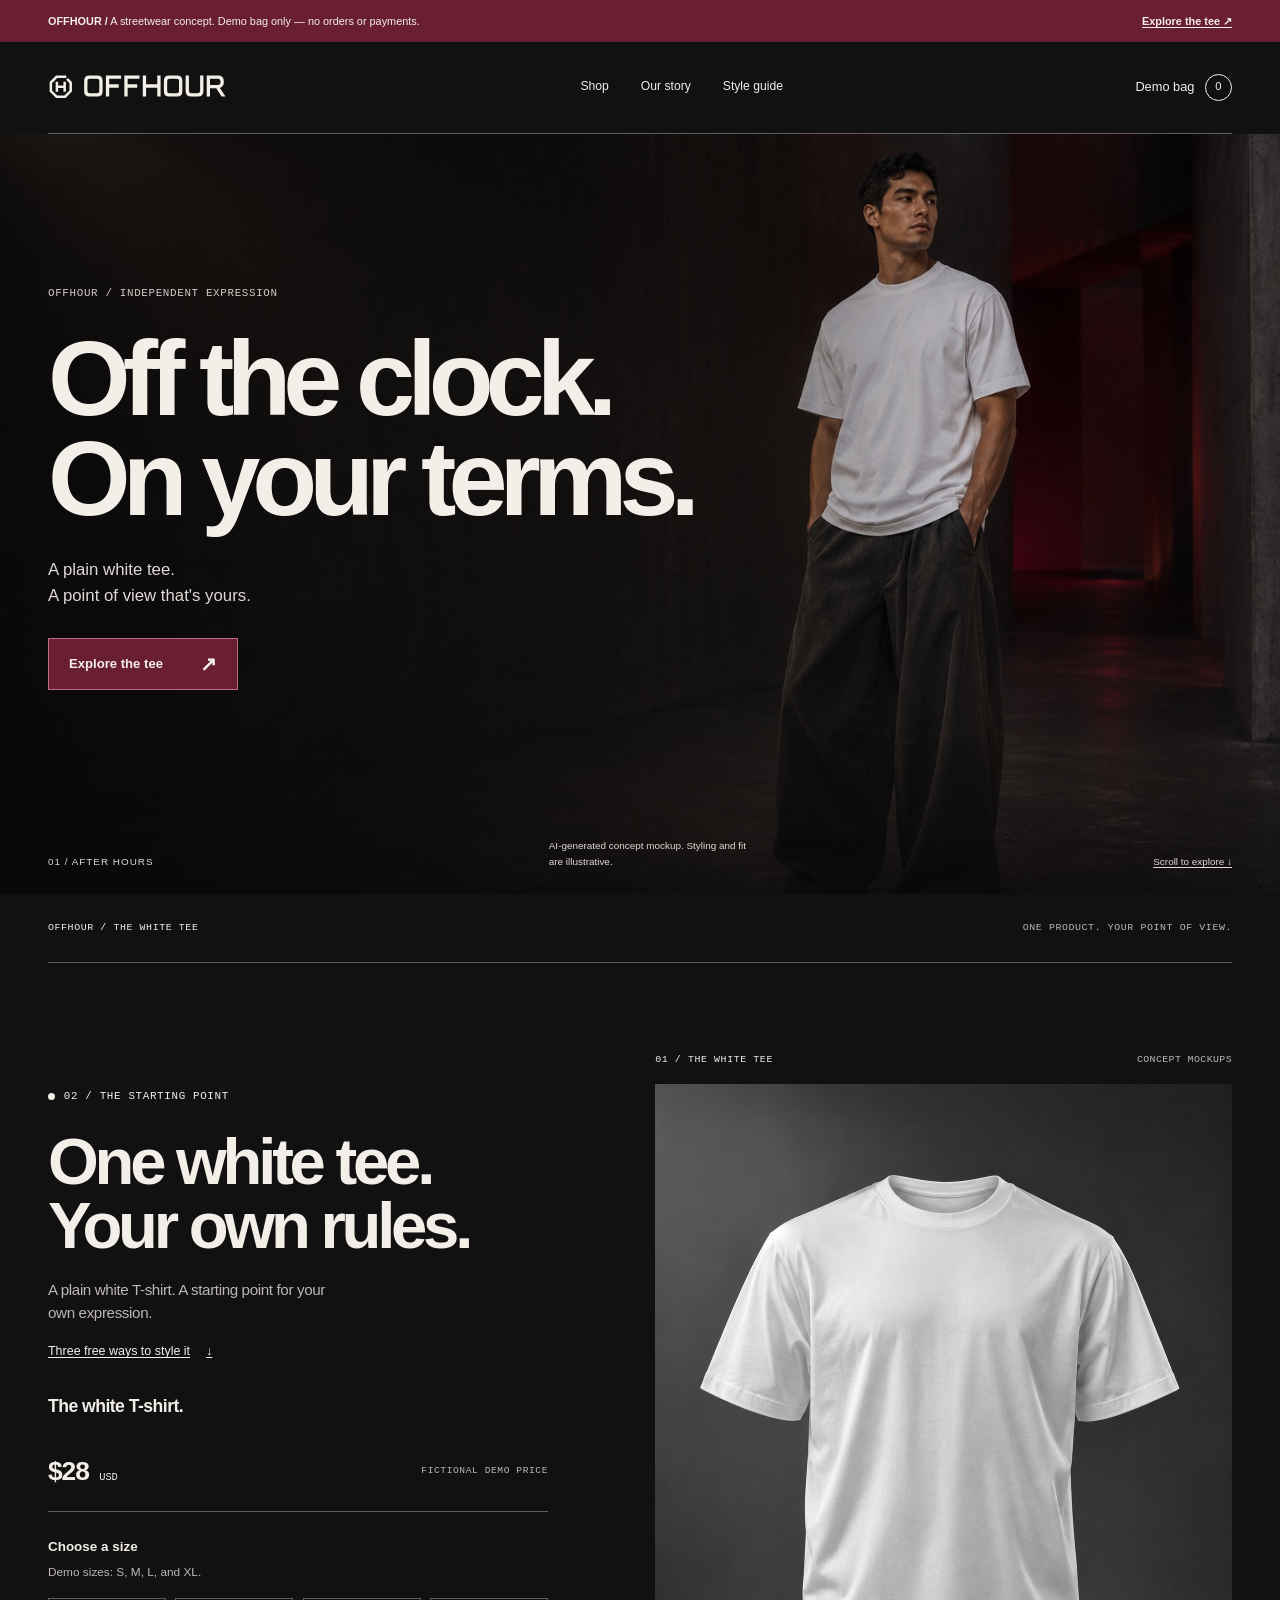
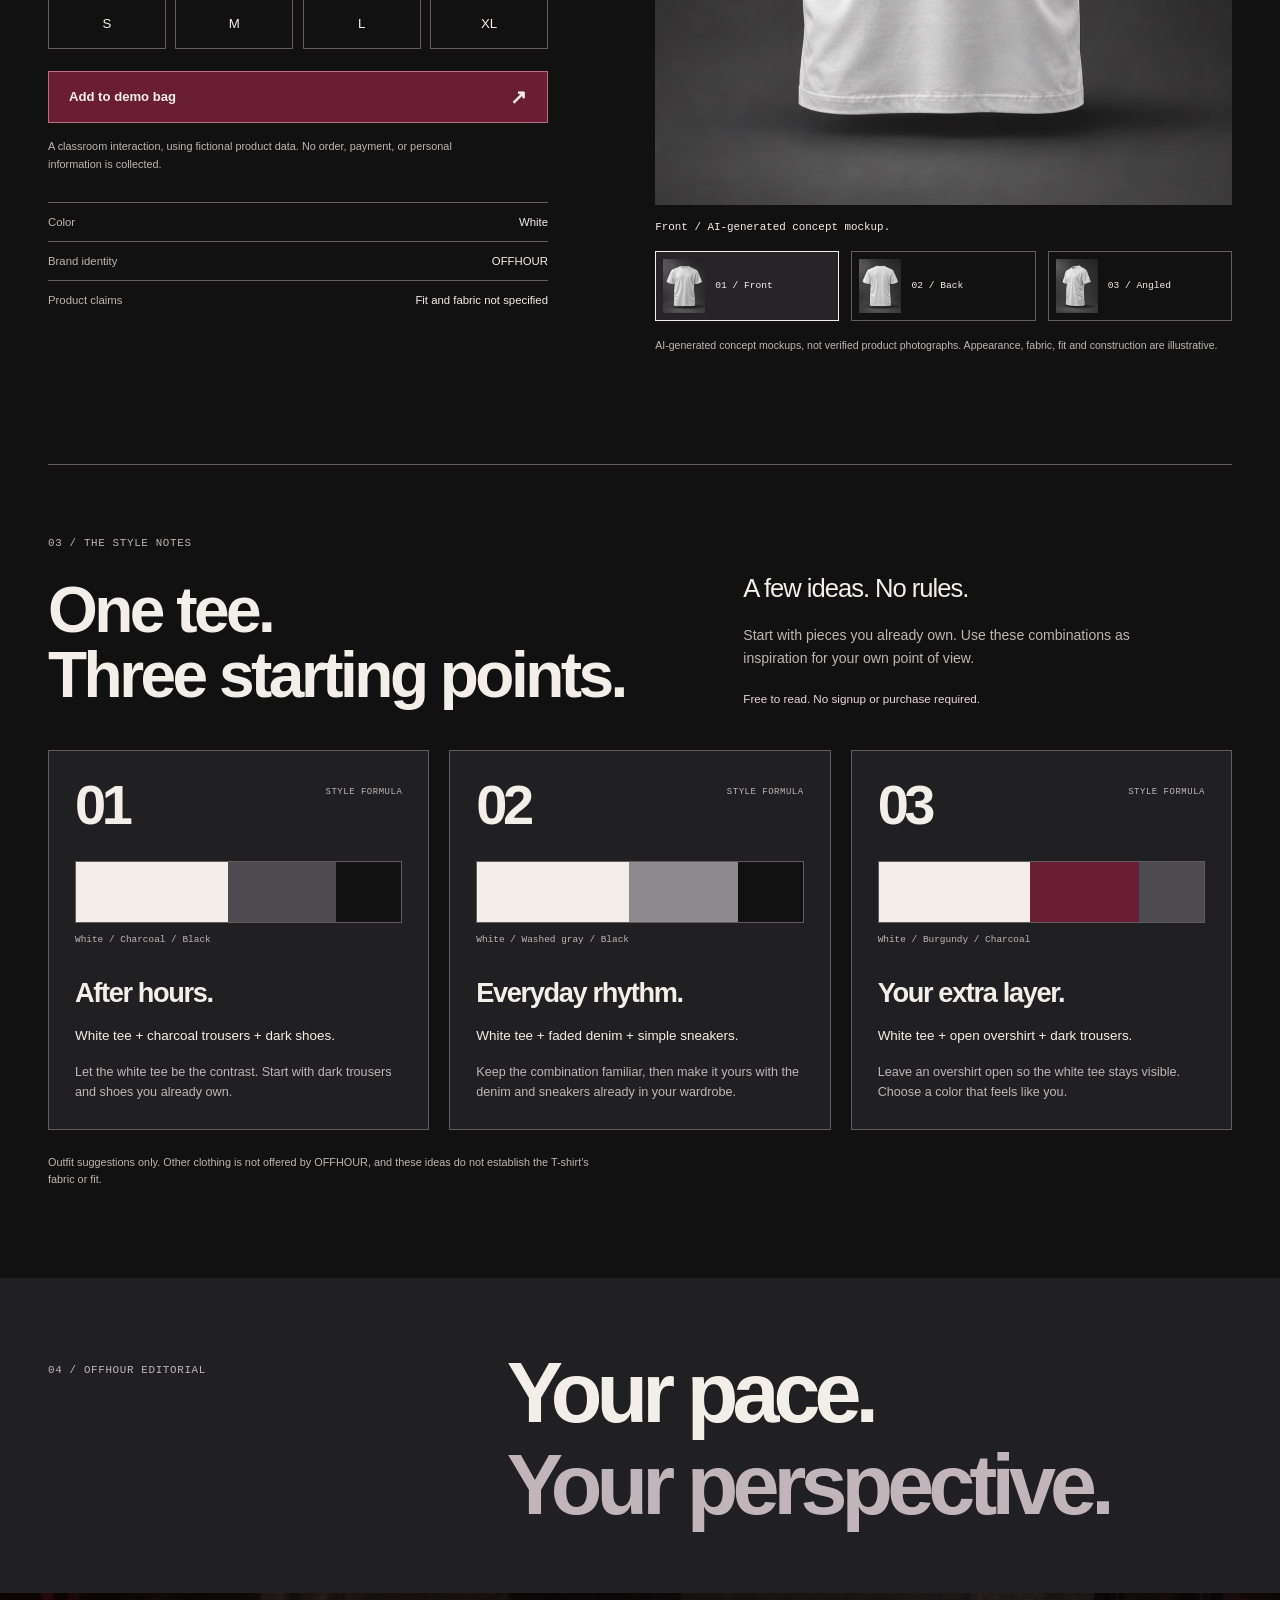
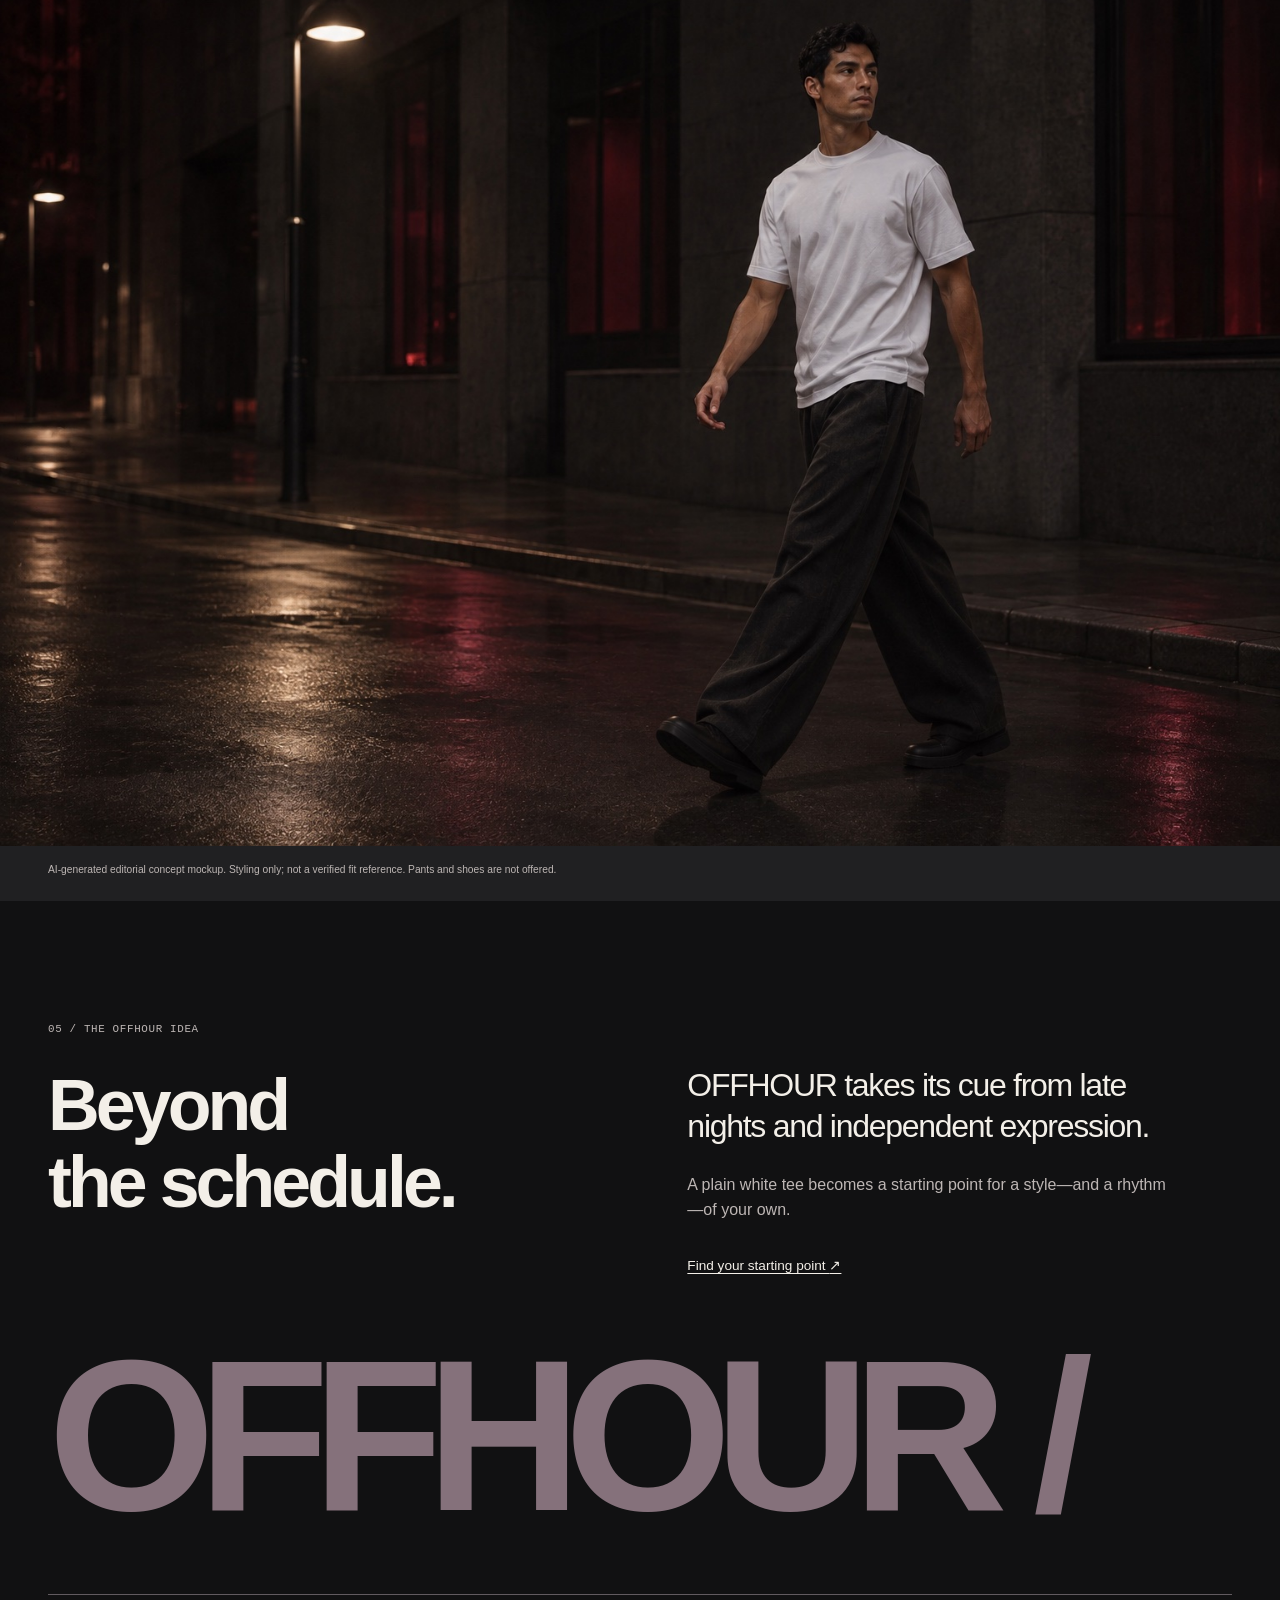
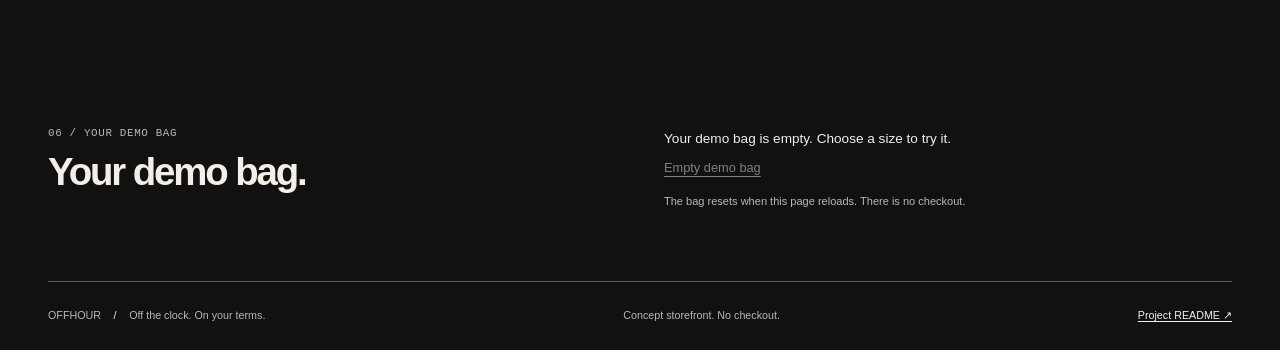
<file: public/index.html>
<!doctype html>
<html lang="en">
  <head>
    <meta charset="utf-8" />
    <meta name="viewport" content="width=device-width, initial-scale=1" />
    <meta
      name="description"
      content="OFFHOUR: Off the clock. On your terms. A plain white T-shirt and a classroom demo bag."
    />
    <title>OFFHOUR — Off the clock. On your terms.</title>
    <link rel="icon" href="data:," />
    <link rel="stylesheet" href="styles.css" />
    <link rel="stylesheet" href="campaign.css" />
    <script src="shop.js" defer></script>
    <script src="gallery.js" defer></script>
    <script src="reveal.js" defer></script>
  </head>
  <body class="campaign-site">
    <a class="skip-link" href="#main">Skip to content</a>
    <aside class="starter-notice" aria-label="Starter information">
      <span
        ><strong>OFFHOUR /</strong> A streetwear concept. Demo bag only — no
        orders or payments.</span
      >
      <a href="#product">Explore the tee <span aria-hidden="true">↗</span></a>
    </aside>
    <header class="site-header wrap">
      <a
        class="brand-link"
        href="index.html"
        aria-label="OFFHOUR storefront home"
        ><img
          class="offhour-logo"
          src="assets/logos/offhour.svg"
          alt="OFFHOUR — O/H symbol and wordmark"
          width="180"
          height="27"
      /></a>
      <nav class="main-nav" aria-label="Main navigation">
        <a class="nav-link" href="#product">Shop</a>
        <a class="nav-link" href="#story">Our story</a>
        <a class="nav-link" href="styleguide.html">Style guide</a>
      </nav>
      <a class="bag-link" href="#demo-bag" aria-label="View demo bag"
        >Demo bag <span id="bag-count" class="bag-count">0</span></a
      >
    </header>

    <main id="main">
      <section class="campaign-hero" aria-labelledby="campaign-title">
        <img
          class="campaign-image"
          src="assets/concepts/editorial.jpg"
          alt="AI-generated editorial concept: an adult model in a plain white T-shirt and dark wide-leg pants in a charcoal passage"
          width="1536"
          height="1024"
          fetchpriority="high"
        />
        <div class="campaign-shade" aria-hidden="true"></div>
        <div class="campaign-copy wrap">
          <p class="eyebrow">OFFHOUR / INDEPENDENT EXPRESSION</p>
          <h1 id="campaign-title">Off the clock.<br />On your terms.</h1>
          <p class="campaign-intro">
            A plain white tee.<br />A point of view that's yours.
          </p>
          <a class="button button-primary" href="#product"
            >Explore the tee <span aria-hidden="true">↗</span></a
          >
        </div>
        <div class="hero-foot wrap">
          <span>01 / AFTER HOURS</span>
          <p>AI-generated concept mockup. Styling and fit are illustrative.</p>
          <a href="#product" aria-label="Scroll to the white T-shirt"
            >Scroll to explore ↓</a
          >
        </div>
      </section>
      <div class="chapter-strip wrap">
        <span>OFFHOUR / THE WHITE TEE</span
        ><span>ONE PRODUCT. YOUR POINT OF VIEW.</span>
      </div>

      <section
        id="product"
        class="product-section wrap reveal"
        aria-labelledby="product-title"
      >
        <figure
          class="product-visual product-gallery"
          aria-labelledby="gallery-title"
        >
          <div class="gallery-heading">
            <h3 id="gallery-title">01 / THE WHITE TEE</h3>
            <span>Concept mockups</span>
          </div>
          <div id="gallery-image-frame" class="gallery-image-frame">
            <img
              id="gallery-image"
              class="shirt-image"
              src="assets/concepts/front.jpg"
              alt="AI-generated front concept mockup of a plain white T-shirt"
              width="1122"
              height="1402"
              loading="eager"
            />
          </div>
          <p id="gallery-caption" class="gallery-caption" aria-live="polite">
            Front / AI-generated concept mockup.
          </p>
          <div
            class="gallery-controls"
            role="group"
            aria-label="Concept mockup views"
            hidden
          >
            <button
              type="button"
              class="gallery-choice"
              data-view="front"
              data-src="assets/concepts/front.jpg"
              data-alt="AI-generated front concept mockup of a plain white T-shirt"
              aria-pressed="true"
              aria-controls="gallery-image-frame"
            >
              <img
                src="assets/concepts/front.jpg"
                alt=""
                width="80"
                height="100"
                loading="eager"
              /><span>01 / Front</span></button
            ><button
              type="button"
              class="gallery-choice"
              data-view="back"
              data-src="assets/concepts/back.jpg"
              data-alt="AI-generated back concept mockup of a plain white T-shirt"
              aria-pressed="false"
              aria-controls="gallery-image-frame"
            >
              <img
                src="assets/concepts/back.jpg"
                alt=""
                width="80"
                height="100"
                loading="eager"
              /><span>02 / Back</span></button
            ><button
              type="button"
              class="gallery-choice"
              data-view="angled"
              data-src="assets/concepts/angled.jpg"
              data-alt="AI-generated angled concept mockup of a plain white T-shirt"
              aria-pressed="false"
              aria-controls="gallery-image-frame"
            >
              <img
                src="assets/concepts/angled.jpg"
                alt=""
                width="80"
                height="100"
                loading="eager"
              /><span>03 / Angled</span>
            </button>
          </div>
          <figcaption class="gallery-note">
            AI-generated concept mockups, not verified product photographs.
            Appearance, fabric, fit and construction are illustrative.
          </figcaption>
        </figure>
        <div class="product-information">
          <p class="eyebrow">
            <span class="status-dot" aria-hidden="true"></span> 02 / THE
            STARTING POINT
          </p>
          <h2 id="product-title">One white tee.<br />Your own rules.</h2>
          <p class="product-intro">
            A plain white T-shirt. A starting point for your own expression.
          </p>
          <a class="styling-shortcut" href="#styling"
            >Three free ways to style it <span aria-hidden="true">↓</span></a
          >
          <h3 class="product-name">The white T-shirt.</h3>
          <div class="price-row">
            <p class="price">$28 <span>USD</span></p>
            <span class="micro-label">Fictional demo price</span>
          </div>
          <form id="product-form" class="product-form" novalidate>
            <fieldset aria-describedby="size-help size-error">
              <legend>Choose a size</legend>
              <p id="size-help" class="field-help">
                Demo sizes: S, M, L, and XL.
              </p>
              <div class="size-options">
                <label class="size-option"
                  ><input type="radio" name="size" value="S" /><span
                    >S</span
                  ></label
                >
                <label class="size-option"
                  ><input type="radio" name="size" value="M" /><span
                    >M</span
                  ></label
                >
                <label class="size-option"
                  ><input type="radio" name="size" value="L" /><span
                    >L</span
                  ></label
                >
                <label class="size-option"
                  ><input type="radio" name="size" value="XL" /><span
                    >XL</span
                  ></label
                >
              </div>
              <p id="size-error" class="field-error" role="alert" hidden>
                Choose a size before adding the shirt to your demo bag.
              </p>
            </fieldset>
            <button class="button button-primary add-button" type="submit">
              Add to demo bag <span aria-hidden="true">↗</span>
            </button>
          </form>
          <p class="demo-disclaimer">
            A classroom interaction, using fictional product data. No order,
            payment, or personal information is collected.
          </p>
          <dl class="product-facts">
            <div>
              <dt>Color</dt>
              <dd>White</dd>
            </div>
            <div>
              <dt>Brand identity</dt>
              <dd>OFFHOUR</dd>
            </div>
            <div>
              <dt>Product claims</dt>
              <dd>Fit and fabric not specified</dd>
            </div>
          </dl>
        </div>
      </section>

      <section
        id="styling"
        class="styling-section wrap reveal"
        aria-labelledby="styling-title"
      >
        <div class="styling-heading">
          <div>
            <p class="eyebrow">03 / THE STYLE NOTES</p>
            <h2 id="styling-title">One tee.<br />Three starting points.</h2>
          </div>
          <div class="styling-intro">
            <p>A few ideas. No rules.</p>
            <p>
              Start with pieces you already own. Use these combinations as
              inspiration for your own point of view.
            </p>
            <span class="styling-free"
              >Free to read. No signup or purchase required.</span
            >
          </div>
        </div>
        <div class="outfit-grid">
          <article class="outfit-card">
            <div class="outfit-top">
              <span class="outfit-number">01</span
              ><span class="outfit-label">STYLE FORMULA</span>
            </div>
            <div class="outfit-palette tonal" aria-hidden="true">
              <span></span><span></span><span></span>
            </div>
            <p class="outfit-colors">White / Charcoal / Black</p>
            <h3>After hours.</h3>
            <p class="outfit-formula">
              White tee + charcoal trousers + dark shoes.
            </p>
            <p class="outfit-tip">
              Let the white tee be the contrast. Start with dark trousers and
              shoes you already own.
            </p>
          </article>
          <article class="outfit-card">
            <div class="outfit-top">
              <span class="outfit-number">02</span
              ><span class="outfit-label">STYLE FORMULA</span>
            </div>
            <div class="outfit-palette denim" aria-hidden="true">
              <span></span><span></span><span></span>
            </div>
            <p class="outfit-colors">White / Washed gray / Black</p>
            <h3>Everyday rhythm.</h3>
            <p class="outfit-formula">
              White tee + faded denim + simple sneakers.
            </p>
            <p class="outfit-tip">
              Keep the combination familiar, then make it yours with the denim
              and sneakers already in your wardrobe.
            </p>
          </article>
          <article class="outfit-card">
            <div class="outfit-top">
              <span class="outfit-number">03</span
              ><span class="outfit-label">STYLE FORMULA</span>
            </div>
            <div class="outfit-palette layer" aria-hidden="true">
              <span></span><span></span><span></span>
            </div>
            <p class="outfit-colors">White / Burgundy / Charcoal</p>
            <h3>Your extra layer.</h3>
            <p class="outfit-formula">
              White tee + open overshirt + dark trousers.
            </p>
            <p class="outfit-tip">
              Leave an overshirt open so the white tee stays visible. Choose a
              color that feels like you.
            </p>
          </article>
        </div>
        <p class="styling-footnote">
          Outfit suggestions only. Other clothing is not offered by OFFHOUR, and
          these ideas do not establish the T-shirt’s fabric or fit.
        </p>
      </section>
      <section
        class="editorial-section reveal"
        aria-labelledby="editorial-title"
      >
        <div class="editorial-heading wrap">
          <p class="eyebrow">04 / OFFHOUR EDITORIAL</p>
          <h2 id="editorial-title">
            Your pace.<br /><span>Your perspective.</span>
          </h2>
        </div>
        <figure class="editorial-figure">
          <img
            src="assets/concepts/night-street.jpg"
            alt="AI-generated night-street concept of an adult model wearing the plain white tee with dark oversized pants"
            width="1536"
            height="1024"
            loading="eager"
          />
          <figcaption>
            AI-generated editorial concept mockup. Styling only; not a verified
            fit reference. Pants and shoes are not offered.
          </figcaption>
        </figure>
      </section>
      <section
        id="story"
        class="brand-story wrap reveal"
        aria-labelledby="story-title"
      >
        <div>
          <p class="eyebrow">05 / THE OFFHOUR IDEA</p>
          <h2 id="story-title">Beyond<br />the schedule.</h2>
        </div>
        <div class="story-copy">
          <p class="story-lead">
            OFFHOUR takes its cue from late nights and independent expression.
          </p>
          <p>
            A plain white tee becomes a starting point for a style—and a
            rhythm—of your own.
          </p>
          <a class="story-link" href="#product"
            >Find your starting point <span aria-hidden="true">↗</span></a
          >
        </div>
        <p class="story-signoff" aria-hidden="true">OFFHOUR /</p>
      </section>
      <section
        id="demo-bag"
        class="bag-section wrap"
        aria-labelledby="bag-title"
      >
        <div>
          <p class="eyebrow">06 / YOUR DEMO BAG</p>
          <h2 id="bag-title">Your demo bag.</h2>
        </div>
        <div class="bag-details">
          <p
            id="bag-status"
            class="bag-message"
            role="status"
            aria-live="polite"
            aria-atomic="true"
          >
            Your demo bag is empty. Choose a size to try it.
          </p>
          <ul id="bag-items" class="bag-items"></ul>
          <button id="clear-bag" class="text-button" type="button" disabled>
            Empty demo bag
          </button>
          <p class="field-help">
            The bag resets when this page reloads. There is no checkout.
          </p>
        </div>
      </section>
    </main>

    <footer class="site-footer wrap">
      <p>
        OFFHOUR <span class="footer-separator"> / </span> Off the clock. On your
        terms.
      </p>
      <p class="footer-tagline">Concept storefront. No checkout.</p>
      <a href="https://github.com/pranjalptll1210-alt/is117-brand-studio#readme"
        >Project README <span aria-hidden="true">↗</span></a
      >
    </footer>
  </body>
</html>
</file>
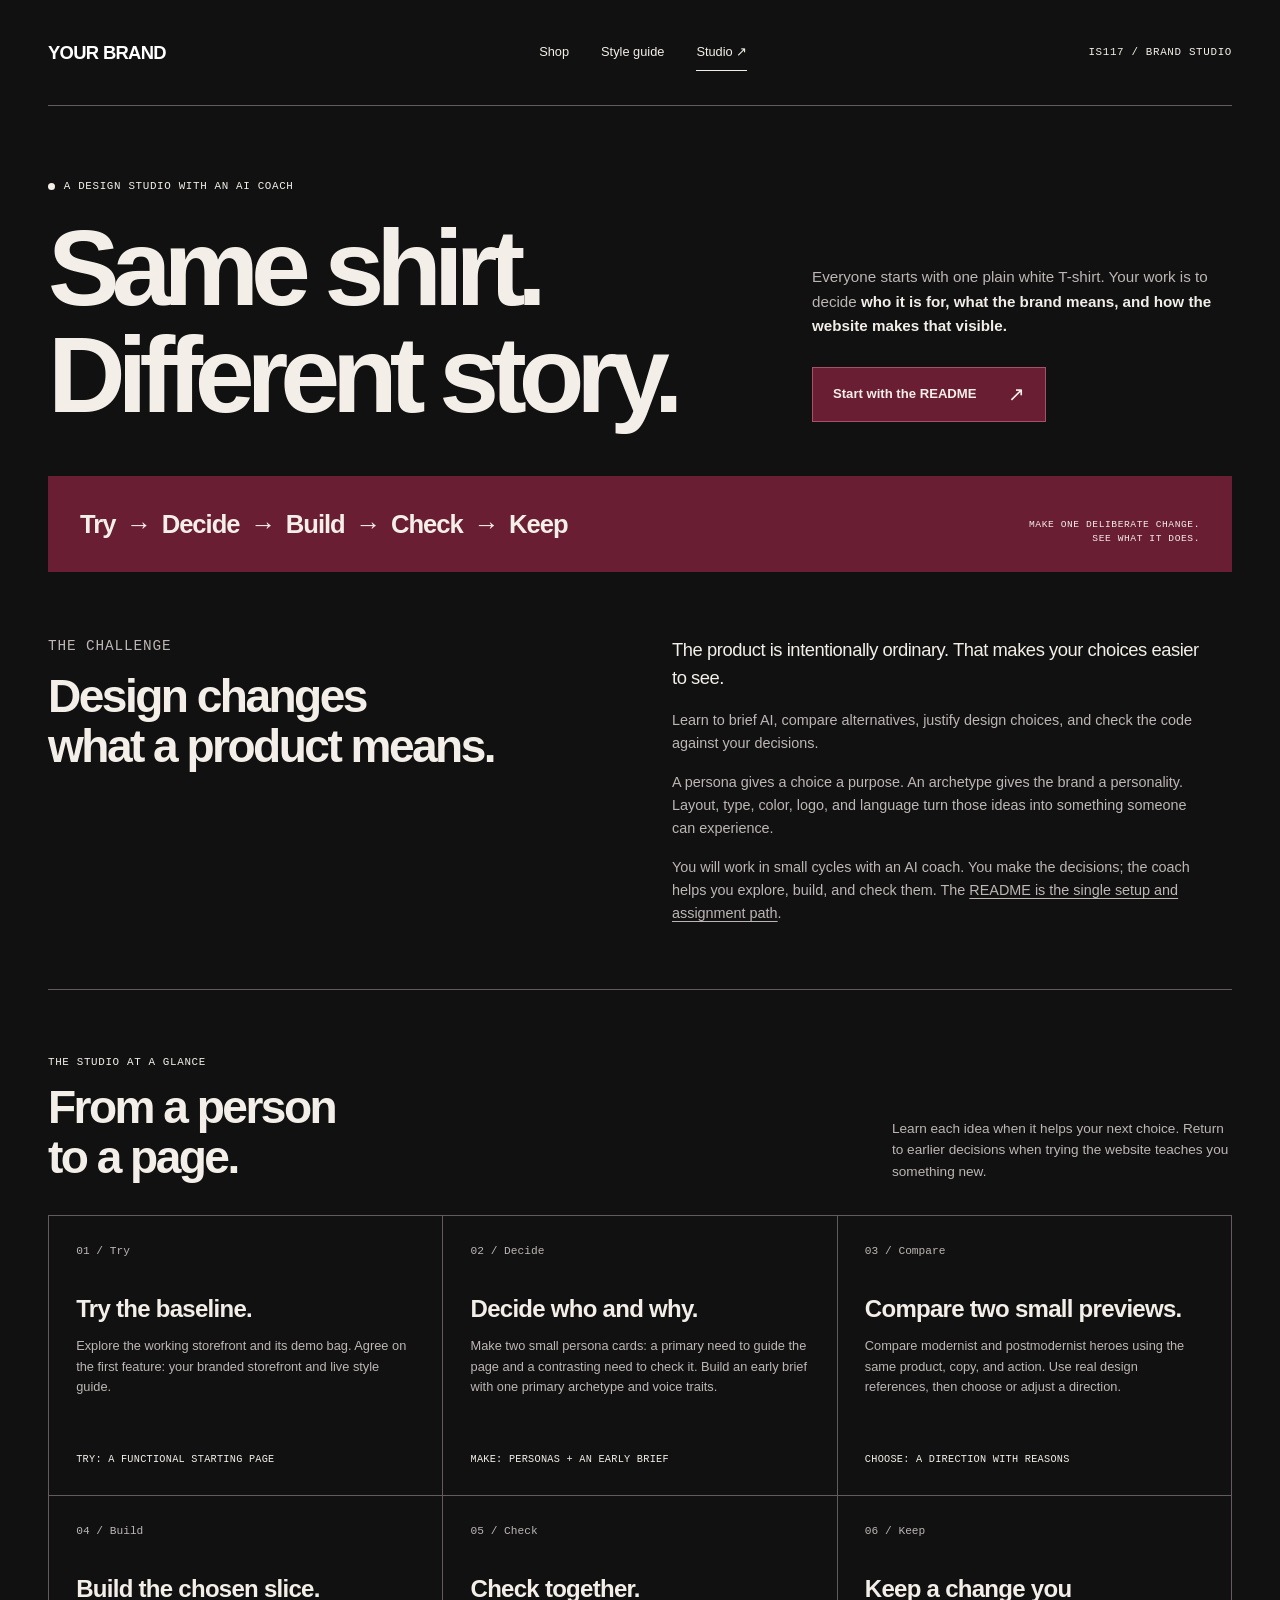
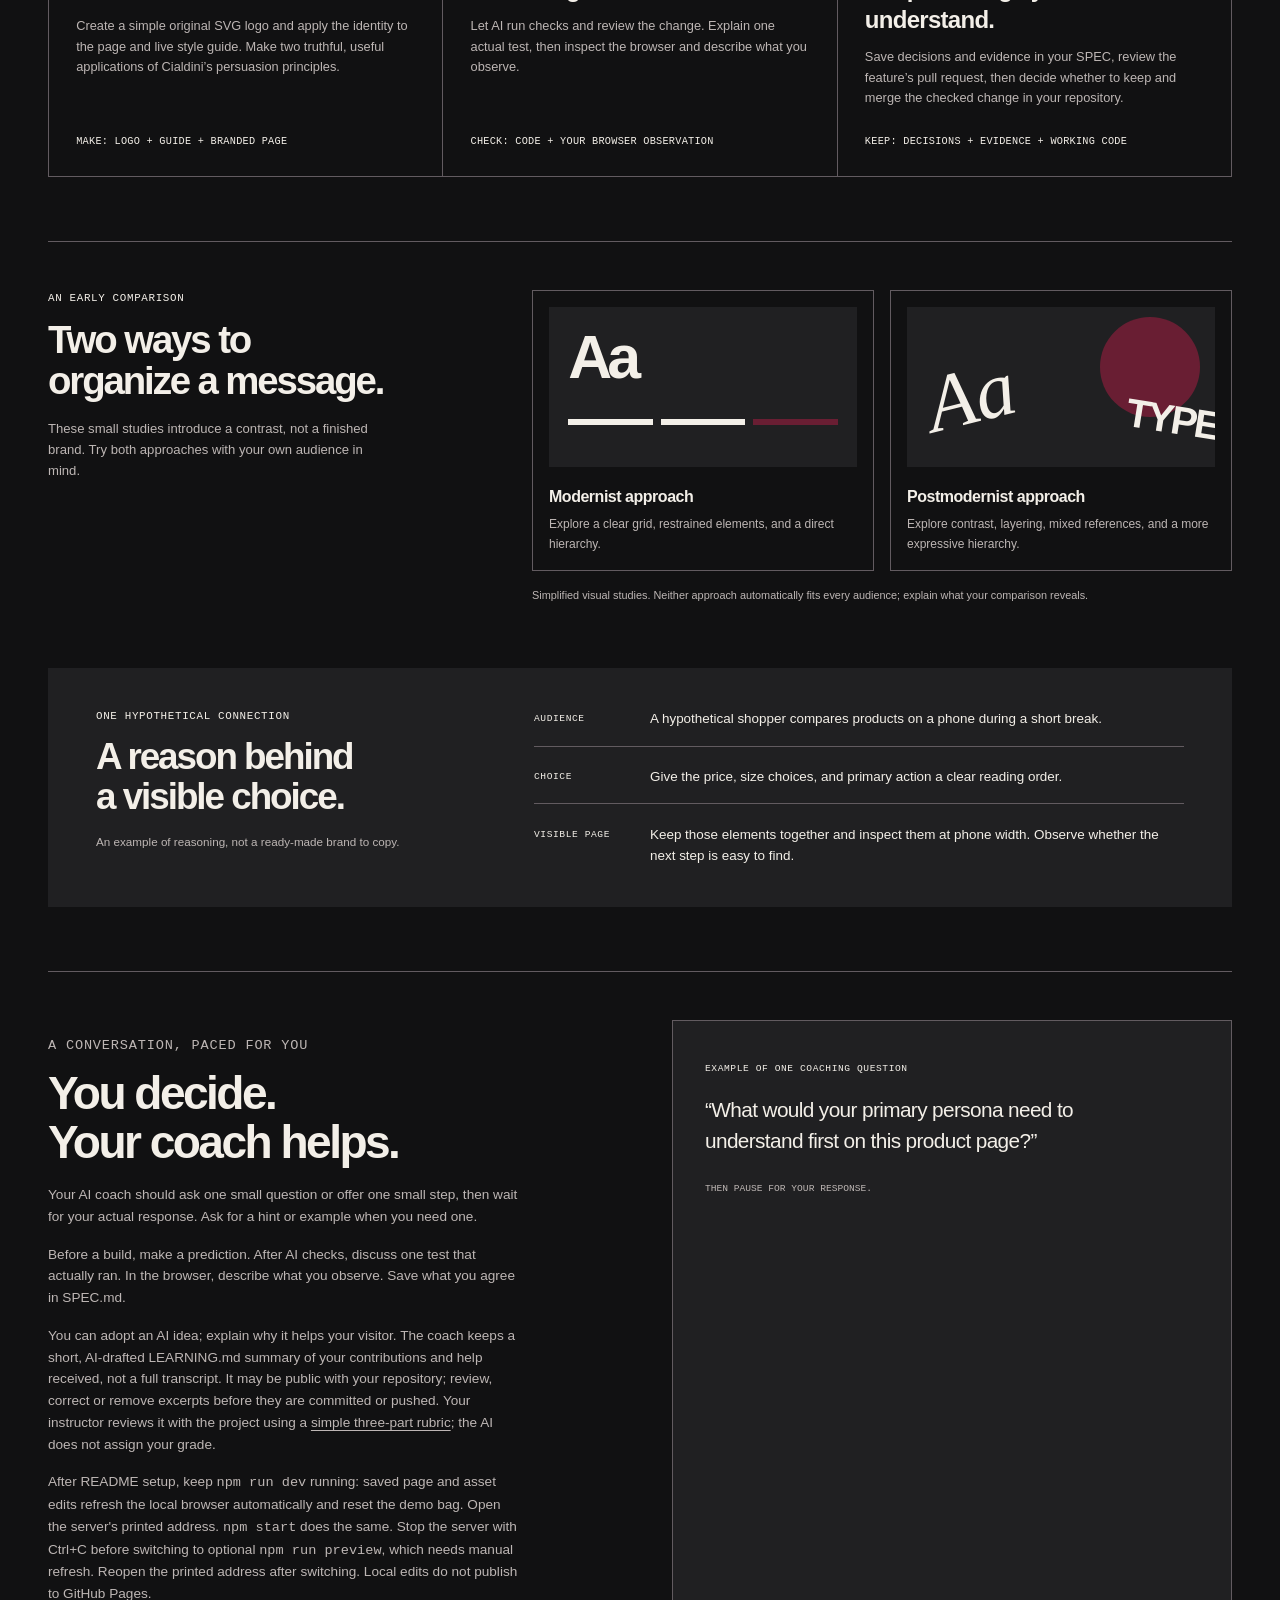
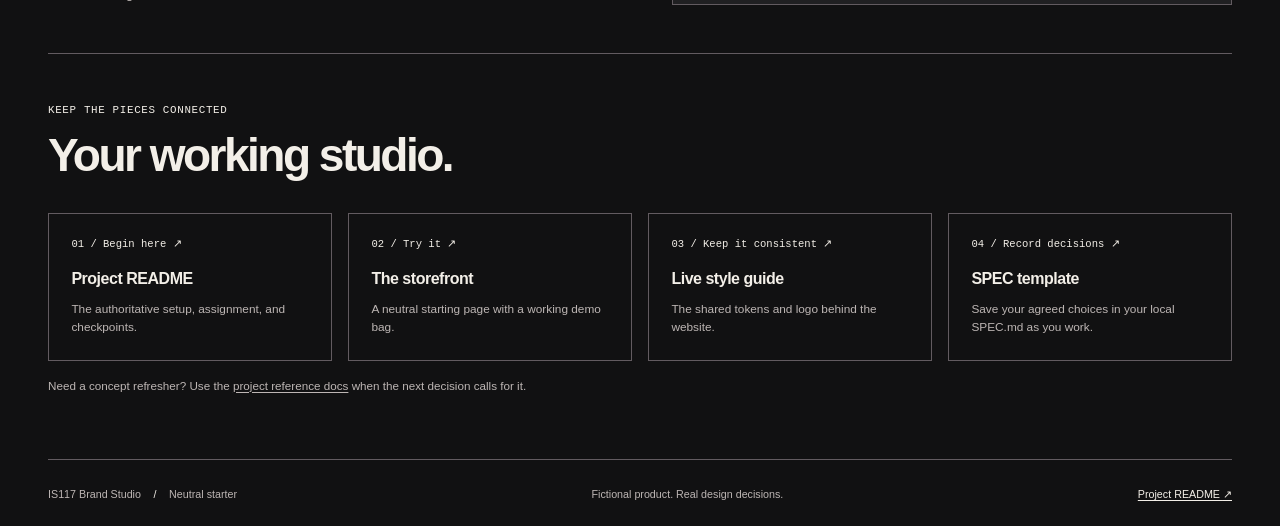
<file: public/studio.html>
<!doctype html>
<html lang="en">
  <head>
    <meta charset="utf-8" />
    <meta name="viewport" content="width=device-width, initial-scale=1" />
    <meta
      name="description"
      content="IS117 Brand Studio: turn one plain white T-shirt into a deliberate brand and website, with an AI coach and decisions you can explain."
    />
    <title>Same shirt. Different story. — IS117 Brand Studio</title>
    <link rel="icon" href="data:," />
    <link rel="stylesheet" href="styles.css" />
    <link rel="stylesheet" href="studio.css" />
  </head>
  <body>
    <a class="skip-link" href="#main">Skip to content</a>
    <header class="site-header wrap">
      <a
        class="brand-link"
        href="index.html"
        aria-label="Your Brand storefront home"
        ><img
          class="wordmark"
          src="assets/wordmark.svg"
          alt="Neutral starter wordmark"
          width="175"
          height="26"
      /></a>
      <nav class="main-nav" aria-label="Main navigation">
        <a class="nav-link" href="index.html">Shop</a
        ><a class="nav-link" href="styleguide.html">Style guide</a
        ><a class="nav-link" href="studio.html" aria-current="page"
          >Studio <span aria-hidden="true">↗</span></a
        >
      </nav>
      <span class="micro-label">IS117 / Brand Studio</span>
    </header>
    <main id="main">
      <section
        class="page-hero studio-hero wrap"
        aria-labelledby="studio-title"
      >
        <p class="eyebrow">
          <span class="status-dot" aria-hidden="true"></span> A design studio
          with an AI coach
        </p>
        <h1 id="studio-title">Same shirt.<br />Different story.</h1>
        <div class="hero-summary">
          <p>
            Everyone starts with one plain white T-shirt. Your work is to decide
            <strong
              >who it is for, what the brand means, and how the website makes
              that visible.</strong
            >
          </p>
          <a
            class="button button-primary"
            href="https://github.com/kaw393939/is117-brand-studio#readme"
            >Start with the README <span aria-hidden="true">↗</span></a
          >
        </div>
      </section>
      <div class="studio-ribbon wrap">
        <p class="cycle">
          Try <span aria-hidden="true">→</span> Decide
          <span aria-hidden="true">→</span> Build
          <span aria-hidden="true">→</span> Check
          <span aria-hidden="true">→</span> Keep
        </p>
        <p class="micro-label">
          Make one deliberate change.<br />See what it does.
        </p>
      </div>

      <section class="studio-intro wrap" aria-labelledby="why-title">
        <div>
          <p class="eyebrow">The challenge</p>
          <h2 id="why-title">Design changes<br />what a product means.</h2>
        </div>
        <div>
          <p class="lead">
            The product is intentionally ordinary. That makes your choices
            easier to see.
          </p>
          <p>
            Learn to brief AI, compare alternatives, justify design choices, and
            check the code against your decisions.
          </p>
          <p>
            A persona gives a choice a purpose. An archetype gives the brand a
            personality. Layout, type, color, logo, and language turn those
            ideas into something someone can experience.
          </p>
          <p>
            You will work in small cycles with an AI coach. You make the
            decisions; the coach helps you explore, build, and check them. The
            <a href="https://github.com/kaw393939/is117-brand-studio#readme"
              >README is the single setup and assignment path</a
            >.
          </p>
        </div>
      </section>

      <section class="path-section wrap" aria-labelledby="path-title">
        <div class="path-intro">
          <div>
            <p class="eyebrow">The studio at a glance</p>
            <h2 id="path-title">From a person<br />to a page.</h2>
          </div>
          <p>
            Learn each idea when it helps your next choice. Return to earlier
            decisions when trying the website teaches you something new.
          </p>
        </div>
        <ol class="studio-path">
          <li>
            <span class="stage-number">01 / Try</span>
            <h3>Try the baseline.</h3>
            <p>
              Explore the working storefront and its demo bag. Agree on the
              first feature: your branded storefront and live style guide.
            </p>
            <p class="stage-output">Try: a functional starting page</p>
          </li>
          <li>
            <span class="stage-number">02 / Decide</span>
            <h3>Decide who and why.</h3>
            <p>
              Make two small persona cards: a primary need to guide the page and
              a contrasting need to check it. Build an early brief with one
              primary archetype and voice traits.
            </p>
            <p class="stage-output">Make: personas + an early brief</p>
          </li>
          <li>
            <span class="stage-number">03 / Compare</span>
            <h3>Compare two small previews.</h3>
            <p>
              Compare modernist and postmodernist heroes using the same product,
              copy, and action. Use real design references, then choose or
              adjust a direction.
            </p>
            <p class="stage-output">Choose: a direction with reasons</p>
          </li>
          <li>
            <span class="stage-number">04 / Build</span>
            <h3>Build the chosen slice.</h3>
            <p>
              Create a simple original SVG logo and apply the identity to the
              page and live style guide. Make two truthful, useful applications
              of Cialdini’s persuasion principles.
            </p>
            <p class="stage-output">Make: logo + guide + branded page</p>
          </li>
          <li>
            <span class="stage-number">05 / Check</span>
            <h3>Check together.</h3>
            <p>
              Let AI run checks and review the change. Explain one actual test,
              then inspect the browser and describe what you observe.
            </p>
            <p class="stage-output">Check: code + your browser observation</p>
          </li>
          <li>
            <span class="stage-number">06 / Keep</span>
            <h3>Keep a change you understand.</h3>
            <p>
              Save decisions and evidence in your SPEC, review the feature’s
              pull request, then decide whether to keep and merge the checked
              change in your repository.
            </p>
            <p class="stage-output">
              Keep: decisions + evidence + working code
            </p>
          </li>
        </ol>
      </section>

      <section
        class="comparison-section wrap"
        aria-labelledby="comparison-title"
      >
        <div>
          <p class="eyebrow">An early comparison</p>
          <h2 id="comparison-title">Two ways to<br />organize a message.</h2>
          <p class="comparison-description">
            These small studies introduce a contrast, not a finished brand. Try
            both approaches with your own audience in mind.
          </p>
        </div>
        <div class="comparison-grid">
          <article class="direction-card">
            <div class="direction-sketch modern-sketch" aria-hidden="true">
              <i></i><i></i><i></i>
            </div>
            <h3>Modernist approach</h3>
            <p>
              Explore a clear grid, restrained elements, and a direct hierarchy.
            </p>
          </article>
          <article class="direction-card">
            <div class="direction-sketch postmodern-sketch" aria-hidden="true">
              <i></i>
            </div>
            <h3>Postmodernist approach</h3>
            <p>
              Explore contrast, layering, mixed references, and a more
              expressive hierarchy.
            </p>
          </article>
          <p class="comparison-caption">
            Simplified visual studies. Neither approach automatically fits every
            audience; explain what your comparison reveals.
          </p>
        </div>
      </section>

      <section class="example-section wrap" aria-labelledby="example-title">
        <div>
          <p class="eyebrow">One hypothetical connection</p>
          <h2 id="example-title">A reason behind<br />a visible choice.</h2>
          <p class="guide-note">
            An example of reasoning, not a ready-made brand to copy.
          </p>
        </div>
        <div class="example-chain">
          <div class="example-step">
            <span class="micro-label">Audience</span>
            <p>
              A hypothetical shopper compares products on a phone during a short
              break.
            </p>
          </div>
          <div class="example-step">
            <span class="micro-label">Choice</span>
            <p>
              Give the price, size choices, and primary action a clear reading
              order.
            </p>
          </div>
          <div class="example-step">
            <span class="micro-label">Visible page</span>
            <p>
              Keep those elements together and inspect them at phone width.
              Observe whether the next step is easy to find.
            </p>
          </div>
        </div>
      </section>

      <section class="coach-section wrap" aria-labelledby="coach-title">
        <div>
          <p class="eyebrow">A conversation, paced for you</p>
          <h2 id="coach-title">You decide.<br />Your coach helps.</h2>
          <p>
            Your AI coach should ask one small question or offer one small step,
            then wait for your actual response. Ask for a hint or example when
            you need one.
          </p>
          <p>
            Before a build, make a prediction. After AI checks, discuss one test
            that actually ran. In the browser, describe what you observe. Save
            what you agree in SPEC.md.
          </p>
          <p>
            You can adopt an AI idea; explain why it helps your visitor. The
            coach keeps a short, AI-drafted LEARNING.md summary of your
            contributions and help received, not a full transcript. It may be
            public with your repository; review, correct or remove excerpts
            before they are committed or pushed. Your instructor reviews it with
            the project using a
            <a
              href="https://github.com/kaw393939/is117-brand-studio/blob/main/docs/assessment.md"
              >simple three-part rubric</a
            >; the AI does not assign your grade.
          </p>
          <p>
            After README setup, keep <code>npm run dev</code> running: saved
            page and asset edits refresh the local browser automatically and
            reset the demo bag. Open the server's printed address.
            <code>npm start</code> does the same. Stop the server with Ctrl+C
            before switching to optional <code>npm run preview</code>, which
            needs manual refresh. Reopen the printed address after switching.
            Local edits do not publish to GitHub Pages.
          </p>
        </div>
        <blockquote class="coach-quote">
          <span class="micro-label">Example of one coaching question</span>
          <p>
            “What would your primary persona need to understand first on this
            product page?”
          </p>
          <footer>Then pause for your response.</footer>
        </blockquote>
      </section>

      <section class="resource-section wrap" aria-labelledby="resources-title">
        <p class="eyebrow">Keep the pieces connected</p>
        <h2 id="resources-title">Your working studio.</h2>
        <div class="resource-grid">
          <a
            class="resource-card"
            href="https://github.com/kaw393939/is117-brand-studio#readme"
            ><span>01 / Begin here ↗</span>
            <h3>Project README</h3>
            <p>The authoritative setup, assignment, and checkpoints.</p></a
          >
          <a class="resource-card" href="index.html"
            ><span>02 / Try it ↗</span>
            <h3>The storefront</h3>
            <p>A neutral starting page with a working demo bag.</p></a
          >
          <a class="resource-card" href="styleguide.html"
            ><span>03 / Keep it consistent ↗</span>
            <h3>Live style guide</h3>
            <p>The shared tokens and logo behind the website.</p></a
          >
          <a
            class="resource-card"
            href="https://github.com/kaw393939/is117-brand-studio/blob/main/SPEC.md"
            ><span>04 / Record decisions ↗</span>
            <h3>SPEC template</h3>
            <p>
              Save your agreed choices in your local SPEC.md as you work.
            </p></a
          >
        </div>
        <p class="guide-note">
          Need a concept refresher? Use the
          <a
            href="https://github.com/kaw393939/is117-brand-studio/tree/main/docs"
            >project reference docs</a
          >
          when the next decision calls for it.
        </p>
      </section>
    </main>
    <footer class="site-footer wrap">
      <p>
        IS117 Brand Studio <span class="footer-separator"> / </span> Neutral
        starter
      </p>
      <p class="footer-tagline">Fictional product. Real design decisions.</p>
      <a href="https://github.com/kaw393939/is117-brand-studio#readme"
        >Project README <span aria-hidden="true">↗</span></a
      >
    </footer>
  </body>
</html>
</file>
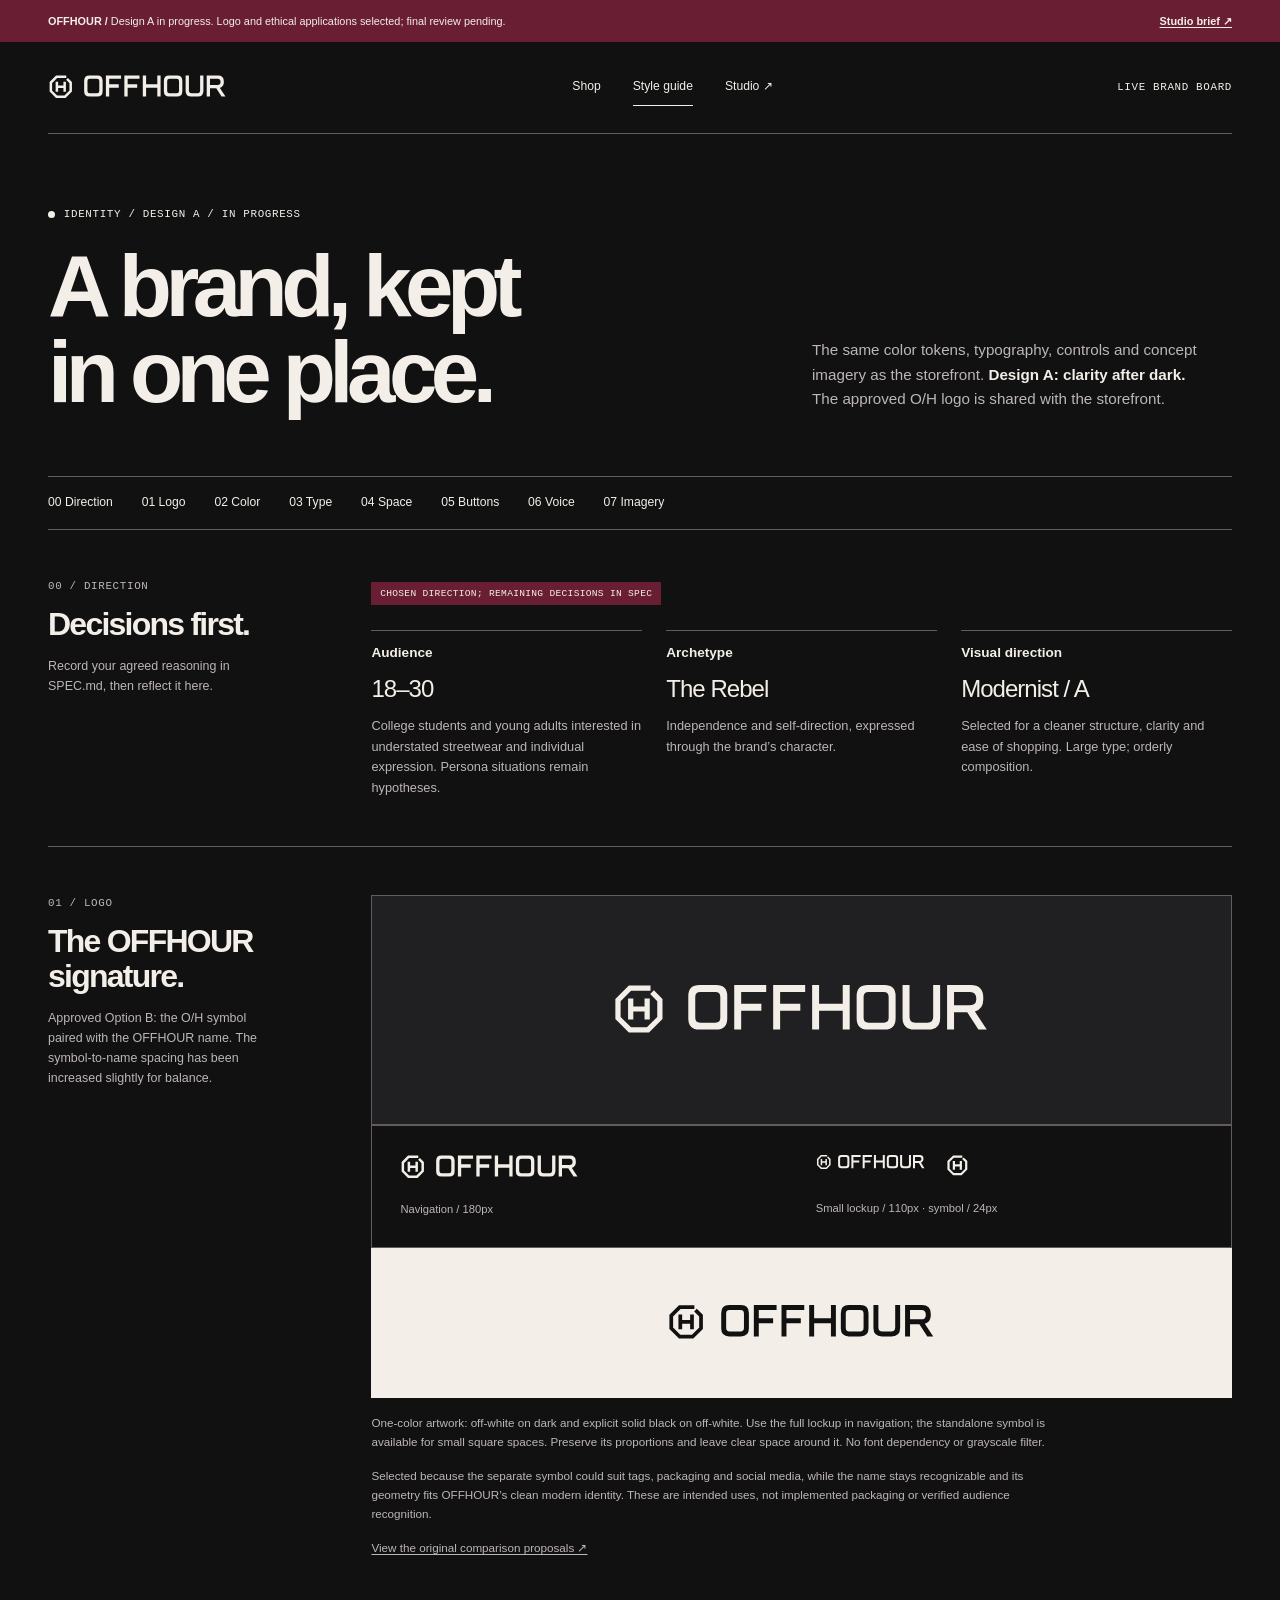
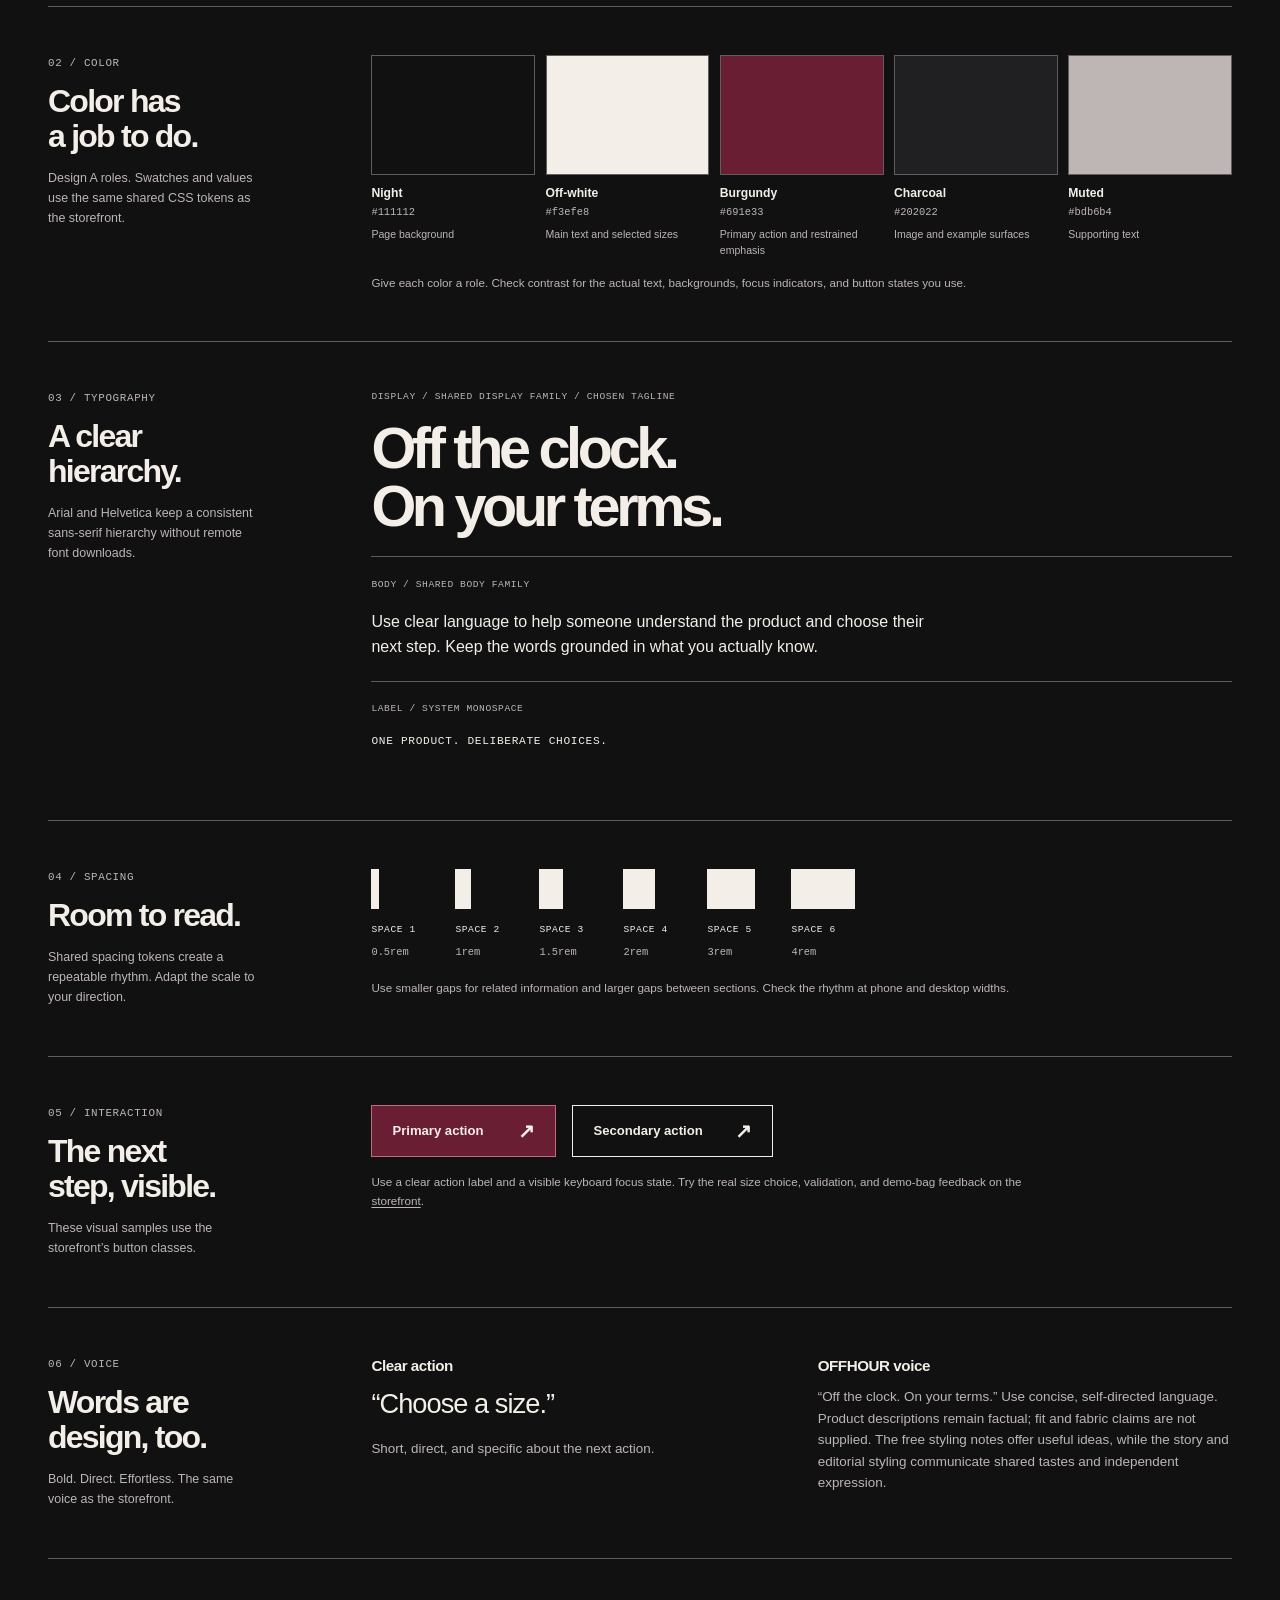
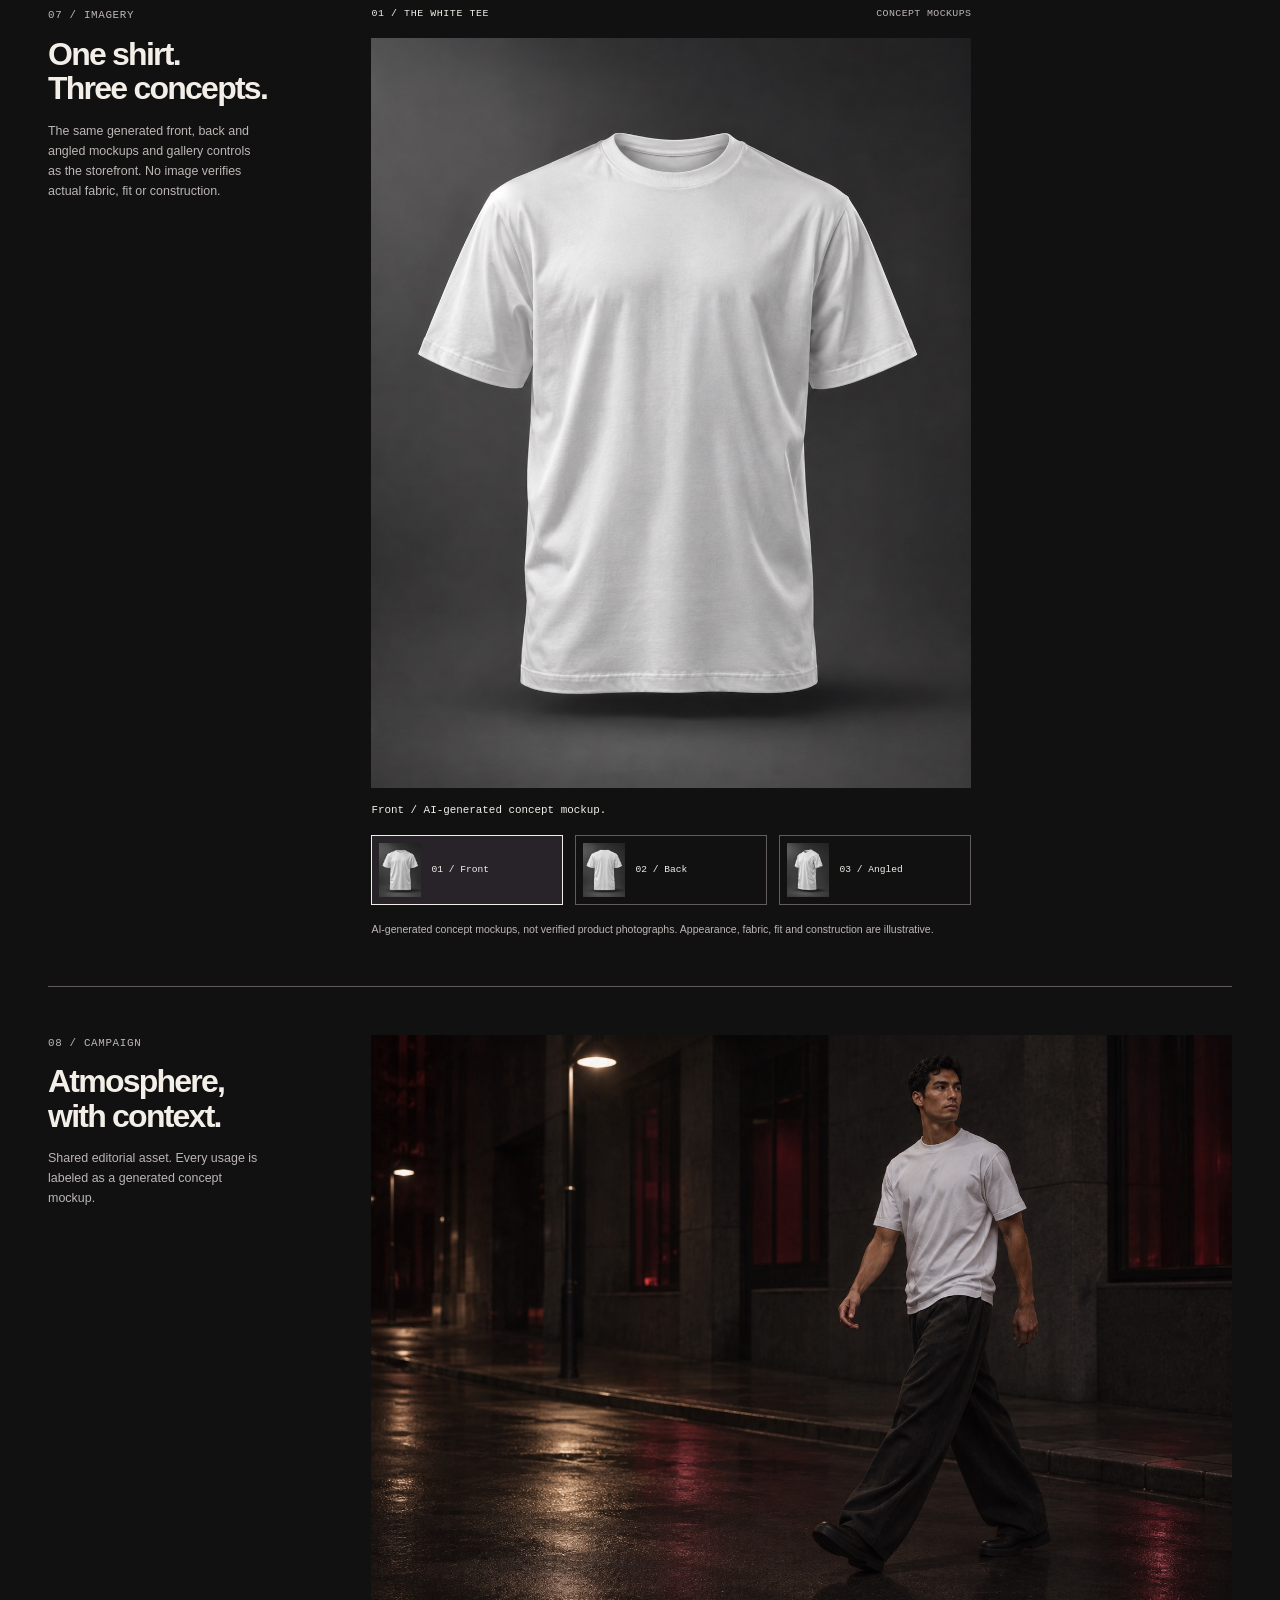
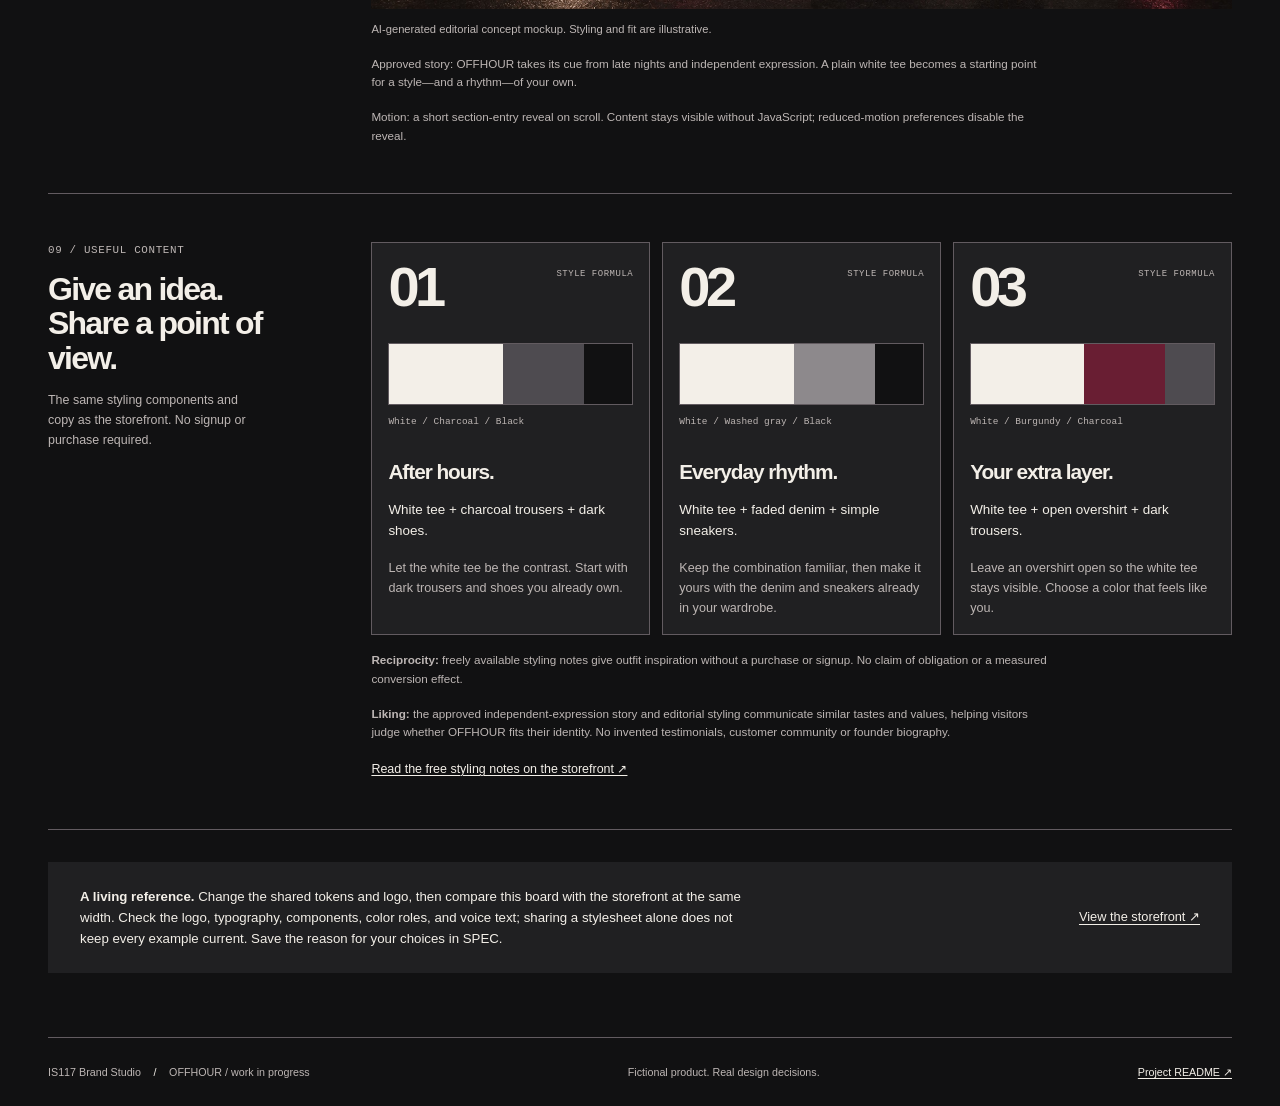
<file: public/styleguide.html>
<!doctype html>
<html lang="en">
  <head>
    <meta charset="utf-8" />
    <meta name="viewport" content="width=device-width, initial-scale=1" />
    <meta
      name="description"
      content="OFFHOUR live style guide: Design A color, typography, components and concept imagery shared with the storefront."
    />
    <title>OFFHOUR — live style guide</title>
    <link rel="icon" href="data:," />
    <link rel="stylesheet" href="styles.css" />
    <link rel="stylesheet" href="campaign.css" />
    <script src="styleguide.js" defer></script>
    <script src="gallery.js" defer></script>
  </head>
  <body class="campaign-site">
    <a class="skip-link" href="#main">Skip to content</a>
    <aside class="starter-notice" aria-label="Starter information">
      <span
        ><strong>OFFHOUR /</strong> Design A in progress. Logo and ethical
        applications selected; final review pending.</span
      ><a href="studio.html">Studio brief <span aria-hidden="true">↗</span></a>
    </aside>
    <header class="site-header wrap">
      <a
        class="brand-link"
        href="index.html"
        aria-label="OFFHOUR storefront home"
        ><img
          class="offhour-logo"
          src="assets/logos/offhour.svg"
          alt="OFFHOUR — O/H symbol and wordmark"
          width="180"
          height="27"
      /></a>
      <nav class="main-nav" aria-label="Main navigation">
        <a class="nav-link" href="index.html">Shop</a
        ><a class="nav-link" href="styleguide.html" aria-current="page"
          >Style guide</a
        ><a class="nav-link" href="studio.html"
          >Studio <span aria-hidden="true">↗</span></a
        >
      </nav>
      <span class="micro-label">Live brand board</span>
    </header>
    <main id="main">
      <section class="page-hero wrap" aria-labelledby="guide-title">
        <p class="eyebrow">
          <span class="status-dot" aria-hidden="true"></span> Identity / Design
          A / in progress
        </p>
        <h1 id="guide-title">A brand, kept<br />in one place.</h1>
        <p class="hero-summary">
          The same color tokens, typography, controls and concept imagery as the
          storefront. <strong>Design A: clarity after dark.</strong> The
          approved O/H logo is shared with the storefront.
        </p>
      </section>
      <nav class="page-subnav wrap" aria-label="Style guide sections">
        <a class="section-link" href="#direction">00 Direction</a
        ><a class="section-link" href="#logo">01 Logo</a
        ><a class="section-link" href="#palette">02 Color</a
        ><a class="section-link" href="#type">03 Type</a
        ><a class="section-link" href="#spacing">04 Space</a
        ><a class="section-link" href="#buttons">05 Buttons</a
        ><a class="section-link" href="#voice">06 Voice</a
        ><a class="section-link" href="#imagery">07 Imagery</a>
      </nav>

      <section
        id="direction"
        class="guide-section wrap"
        aria-labelledby="direction-title"
      >
        <div class="section-heading">
          <span class="section-number">00 / Direction</span>
          <h2 id="direction-title">Decisions first.</h2>
          <p>Record your agreed reasoning in SPEC.md, then reflect it here.</p>
        </div>
        <div class="guide-content">
          <span class="draft-label"
            >Chosen direction; remaining decisions in SPEC</span
          >
          <div class="decision-grid">
            <div>
              <h3>Audience</h3>
              <p class="undecided">18–30</p>
              <p>
                College students and young adults interested in understated
                streetwear and individual expression. Persona situations remain
                hypotheses.
              </p>
            </div>
            <div>
              <h3>Archetype</h3>
              <p class="undecided">The Rebel</p>
              <p>
                Independence and self-direction, expressed through the brand’s
                character.
              </p>
            </div>
            <div>
              <h3>Visual direction</h3>
              <p class="undecided">Modernist / A</p>
              <p>
                Selected for a cleaner structure, clarity and ease of shopping.
                Large type; orderly composition.
              </p>
            </div>
          </div>
        </div>
      </section>

      <section
        id="logo"
        class="guide-section wrap"
        aria-labelledby="logo-title"
      >
        <div class="section-heading">
          <span class="section-number">01 / Logo</span>
          <h2 id="logo-title">The OFFHOUR<br />signature.</h2>
          <p>
            Approved Option B: the O/H symbol paired with the OFFHOUR name. The
            symbol-to-name spacing has been increased slightly for balance.
          </p>
        </div>
        <div class="guide-content">
          <div class="logo-board">
            <img
              src="assets/logos/offhour.svg"
              alt="Approved OFFHOUR O/H symbol and wordmark"
              width="380"
              height="57"
            />
          </div>
          <div class="approved-logo-samples">
            <div>
              <img
                class="offhour-logo"
                src="assets/logos/offhour.svg"
                alt="Approved logo at navigation size"
                width="180"
                height="27"
              />
              <p>Navigation / 180px</p>
            </div>
            <div>
              <img
                class="offhour-logo-small"
                src="assets/logos/offhour.svg"
                alt="Approved logo at small size"
                width="110"
                height="17"
              /><img
                class="offhour-symbol"
                src="assets/logos/offhour-symbol.svg"
                alt="Standalone O/H symbol"
                width="24"
                height="24"
              />
              <p>Small lockup / 110px · symbol / 24px</p>
            </div>
          </div>
          <div class="approved-logo-light">
            <img
              src="assets/logos/offhour-black.svg"
              alt="Approved OFFHOUR logo in solid black"
              width="270"
              height="40"
            />
          </div>
          <p class="guide-note">
            One-color artwork: off-white on dark and explicit solid black on
            off-white. Use the full lockup in navigation; the standalone symbol
            is available for small square spaces. Preserve its proportions and
            leave clear space around it. No font dependency or grayscale filter.
          </p>
          <p class="guide-note">
            Selected because the separate symbol could suit tags, packaging and
            social media, while the name stays recognizable and its geometry
            fits OFFHOUR’s clean modern identity. These are intended uses, not
            implemented packaging or verified audience recognition.
          </p>
          <p class="guide-note">
            <a href="explorations/logos.html"
              >View the original comparison proposals ↗</a
            >
          </p>
        </div>
      </section>

      <section
        id="palette"
        class="guide-section wrap"
        aria-labelledby="palette-title"
      >
        <div class="section-heading">
          <span class="section-number">02 / Color</span>
          <h2 id="palette-title">Color has<br />a job to do.</h2>
          <p>
            Design A roles. Swatches and values use the same shared CSS tokens
            as the storefront.
          </p>
        </div>
        <div class="guide-content">
          <div class="palette-grid">
            <article class="palette-card">
              <div
                class="color-swatch"
                style="--swatch-color: var(--color-paper)"
              ></div>
              <h3>Night</h3>
              <code data-color-token="--color-paper">CSS token</code>
              <p>Page background</p>
            </article>
            <article class="palette-card">
              <div
                class="color-swatch"
                style="--swatch-color: var(--color-ink)"
              ></div>
              <h3>Off-white</h3>
              <code data-color-token="--color-ink">CSS token</code>
              <p>Main text and selected sizes</p>
            </article>
            <article class="palette-card">
              <div
                class="color-swatch"
                style="--swatch-color: var(--color-accent)"
              ></div>
              <h3>Burgundy</h3>
              <code data-color-token="--color-accent">CSS token</code>
              <p>Primary action and restrained emphasis</p>
            </article>
            <article class="palette-card">
              <div
                class="color-swatch"
                style="--swatch-color: var(--color-soft)"
              ></div>
              <h3>Charcoal</h3>
              <code data-color-token="--color-soft">CSS token</code>
              <p>Image and example surfaces</p>
            </article>
            <article class="palette-card">
              <div
                class="color-swatch"
                style="--swatch-color: var(--color-muted)"
              ></div>
              <h3>Muted</h3>
              <code data-color-token="--color-muted">CSS token</code>
              <p>Supporting text</p>
            </article>
          </div>
          <p class="guide-note">
            Give each color a role. Check contrast for the actual text,
            backgrounds, focus indicators, and button states you use.
          </p>
        </div>
      </section>

      <section
        id="type"
        class="guide-section wrap"
        aria-labelledby="type-title"
      >
        <div class="section-heading">
          <span class="section-number">03 / Typography</span>
          <h2 id="type-title">A clear<br />hierarchy.</h2>
          <p>
            Arial and Helvetica keep a consistent sans-serif hierarchy without
            remote font downloads.
          </p>
        </div>
        <div class="guide-content">
          <div class="type-specimen">
            <span class="type-label"
              >Display / shared display family / chosen tagline</span
            >
            <p class="type-display">Off the clock.<br />On your terms.</p>
          </div>
          <div class="type-specimen">
            <span class="type-label">Body / shared body family</span>
            <p class="type-body">
              Use clear language to help someone understand the product and
              choose their next step. Keep the words grounded in what you
              actually know.
            </p>
          </div>
          <div class="type-specimen">
            <span class="type-label">Label / system monospace</span>
            <p class="type-mono">One product. Deliberate choices.</p>
          </div>
        </div>
      </section>

      <section
        id="spacing"
        class="guide-section wrap"
        aria-labelledby="spacing-title"
      >
        <div class="section-heading">
          <span class="section-number">04 / Spacing</span>
          <h2 id="spacing-title">Room to read.</h2>
          <p>
            Shared spacing tokens create a repeatable rhythm. Adapt the scale to
            your direction.
          </p>
        </div>
        <div class="guide-content">
          <div class="spacing-grid">
            <div class="spacing-token">
              <div
                class="spacing-bar"
                style="--token-size: var(--space-1)"
              ></div>
              <span class="token-name">Space 1</span
              ><code data-space-token="--space-1">CSS token</code>
            </div>
            <div class="spacing-token">
              <div
                class="spacing-bar"
                style="--token-size: var(--space-2)"
              ></div>
              <span class="token-name">Space 2</span
              ><code data-space-token="--space-2">CSS token</code>
            </div>
            <div class="spacing-token">
              <div
                class="spacing-bar"
                style="--token-size: var(--space-3)"
              ></div>
              <span class="token-name">Space 3</span
              ><code data-space-token="--space-3">CSS token</code>
            </div>
            <div class="spacing-token">
              <div
                class="spacing-bar"
                style="--token-size: var(--space-4)"
              ></div>
              <span class="token-name">Space 4</span
              ><code data-space-token="--space-4">CSS token</code>
            </div>
            <div class="spacing-token">
              <div
                class="spacing-bar"
                style="--token-size: var(--space-5)"
              ></div>
              <span class="token-name">Space 5</span
              ><code data-space-token="--space-5">CSS token</code>
            </div>
            <div class="spacing-token">
              <div
                class="spacing-bar"
                style="--token-size: var(--space-6)"
              ></div>
              <span class="token-name">Space 6</span
              ><code data-space-token="--space-6">CSS token</code>
            </div>
          </div>
          <p class="guide-note">
            Use smaller gaps for related information and larger gaps between
            sections. Check the rhythm at phone and desktop widths.
          </p>
        </div>
      </section>

      <section
        id="buttons"
        class="guide-section wrap"
        aria-labelledby="buttons-title"
      >
        <div class="section-heading">
          <span class="section-number">05 / Interaction</span>
          <h2 id="buttons-title">The next<br />step, visible.</h2>
          <p>These visual samples use the storefront’s button classes.</p>
        </div>
        <div class="guide-content">
          <div class="button-samples">
            <span class="button button-primary"
              >Primary action <span aria-hidden="true">↗</span></span
            ><span class="button button-secondary"
              >Secondary action <span aria-hidden="true">↗</span></span
            >
          </div>
          <p class="guide-note">
            Use a clear action label and a visible keyboard focus state. Try the
            real size choice, validation, and demo-bag feedback on the
            <a href="index.html">storefront</a>.
          </p>
        </div>
      </section>

      <section
        id="voice"
        class="guide-section wrap"
        aria-labelledby="voice-title"
      >
        <div class="section-heading">
          <span class="section-number">06 / Voice</span>
          <h2 id="voice-title">Words are<br />design, too.</h2>
          <p>Bold. Direct. Effortless. The same voice as the storefront.</p>
        </div>
        <div class="guide-content">
          <div class="voice-grid">
            <div>
              <h3>Clear action</h3>
              <p class="voice-example">“Choose a size.”</p>
              <p>Short, direct, and specific about the next action.</p>
            </div>
            <div>
              <h3>OFFHOUR voice</h3>
              <p>
                “Off the clock. On your terms.” Use concise, self-directed
                language. Product descriptions remain factual; fit and fabric
                claims are not supplied. The free styling notes offer useful
                ideas, while the story and editorial styling communicate shared
                tastes and independent expression.
              </p>
            </div>
          </div>
        </div>
      </section>

      <section
        id="imagery"
        class="guide-section wrap"
        aria-labelledby="imagery-title"
      >
        <div class="section-heading">
          <span class="section-number">07 / Imagery</span>
          <h2 id="imagery-title">One shirt.<br />Three concepts.</h2>
          <p>
            The same generated front, back and angled mockups and gallery
            controls as the storefront. No image verifies actual fabric, fit or
            construction.
          </p>
        </div>
        <div class="guide-content gallery-board">
          <figure
            class="product-visual product-gallery"
            aria-labelledby="gallery-title"
          >
            <div class="gallery-heading">
              <h3 id="gallery-title">01 / THE WHITE TEE</h3>
              <span>Concept mockups</span>
            </div>
            <div id="gallery-image-frame" class="gallery-image-frame">
              <img
                id="gallery-image"
                class="shirt-image"
                src="assets/concepts/front.jpg"
                alt="AI-generated front concept mockup of a plain white T-shirt"
                width="1122"
                height="1402"
                loading="eager"
              />
            </div>
            <p id="gallery-caption" class="gallery-caption" aria-live="polite">
              Front / AI-generated concept mockup.
            </p>
            <div
              class="gallery-controls"
              role="group"
              aria-label="Concept mockup views"
              hidden
            >
              <button
                type="button"
                class="gallery-choice"
                data-view="front"
                data-src="assets/concepts/front.jpg"
                data-alt="AI-generated front concept mockup of a plain white T-shirt"
                aria-pressed="true"
                aria-controls="gallery-image-frame"
              >
                <img
                  src="assets/concepts/front.jpg"
                  alt=""
                  width="80"
                  height="100"
                  loading="eager"
                /><span>01 / Front</span></button
              ><button
                type="button"
                class="gallery-choice"
                data-view="back"
                data-src="assets/concepts/back.jpg"
                data-alt="AI-generated back concept mockup of a plain white T-shirt"
                aria-pressed="false"
                aria-controls="gallery-image-frame"
              >
                <img
                  src="assets/concepts/back.jpg"
                  alt=""
                  width="80"
                  height="100"
                  loading="eager"
                /><span>02 / Back</span></button
              ><button
                type="button"
                class="gallery-choice"
                data-view="angled"
                data-src="assets/concepts/angled.jpg"
                data-alt="AI-generated angled concept mockup of a plain white T-shirt"
                aria-pressed="false"
                aria-controls="gallery-image-frame"
              >
                <img
                  src="assets/concepts/angled.jpg"
                  alt=""
                  width="80"
                  height="100"
                  loading="eager"
                /><span>03 / Angled</span>
              </button>
            </div>
            <figcaption class="gallery-note">
              AI-generated concept mockups, not verified product photographs.
              Appearance, fabric, fit and construction are illustrative.
            </figcaption>
          </figure>
        </div>
      </section>
      <section
        class="guide-section wrap"
        aria-labelledby="campaign-guide-title"
      >
        <div class="section-heading">
          <span class="section-number">08 / Campaign</span>
          <h2 id="campaign-guide-title">Atmosphere,<br />with context.</h2>
          <p>
            Shared editorial asset. Every usage is labeled as a generated
            concept mockup.
          </p>
        </div>
        <div class="guide-content">
          <figure class="guide-editorial">
            <img
              src="assets/concepts/night-street.jpg"
              alt="AI-generated night-street concept: adult model in plain white tee and dark wide-leg pants"
              width="1536"
              height="1024"
              loading="eager"
            />
            <figcaption>
              AI-generated editorial concept mockup. Styling and fit are
              illustrative.
            </figcaption>
          </figure>
          <p class="guide-note">
            Approved story: OFFHOUR takes its cue from late nights and
            independent expression. A plain white tee becomes a starting point
            for a style—and a rhythm—of your own.
          </p>
          <p class="guide-note">
            Motion: a short section-entry reveal on scroll. Content stays
            visible without JavaScript; reduced-motion preferences disable the
            reveal.
          </p>
        </div>
      </section>
      <section class="guide-section wrap" aria-labelledby="useful-title">
        <div class="section-heading">
          <span class="section-number">09 / Useful content</span>
          <h2 id="useful-title">Give an idea.<br />Share a point of view.</h2>
          <p>
            The same styling components and copy as the storefront. No signup or
            purchase required.
          </p>
        </div>
        <div class="guide-content">
          <div class="outfit-grid guide-outfits">
            <article class="outfit-card">
              <div class="outfit-top">
                <span class="outfit-number">01</span
                ><span class="outfit-label">STYLE FORMULA</span>
              </div>
              <div class="outfit-palette tonal" aria-hidden="true">
                <span></span><span></span><span></span>
              </div>
              <p class="outfit-colors">White / Charcoal / Black</p>
              <h3>After hours.</h3>
              <p class="outfit-formula">
                White tee + charcoal trousers + dark shoes.
              </p>
              <p class="outfit-tip">
                Let the white tee be the contrast. Start with dark trousers and
                shoes you already own.
              </p>
            </article>
            <article class="outfit-card">
              <div class="outfit-top">
                <span class="outfit-number">02</span
                ><span class="outfit-label">STYLE FORMULA</span>
              </div>
              <div class="outfit-palette denim" aria-hidden="true">
                <span></span><span></span><span></span>
              </div>
              <p class="outfit-colors">White / Washed gray / Black</p>
              <h3>Everyday rhythm.</h3>
              <p class="outfit-formula">
                White tee + faded denim + simple sneakers.
              </p>
              <p class="outfit-tip">
                Keep the combination familiar, then make it yours with the denim
                and sneakers already in your wardrobe.
              </p>
            </article>
            <article class="outfit-card">
              <div class="outfit-top">
                <span class="outfit-number">03</span
                ><span class="outfit-label">STYLE FORMULA</span>
              </div>
              <div class="outfit-palette layer" aria-hidden="true">
                <span></span><span></span><span></span>
              </div>
              <p class="outfit-colors">White / Burgundy / Charcoal</p>
              <h3>Your extra layer.</h3>
              <p class="outfit-formula">
                White tee + open overshirt + dark trousers.
              </p>
              <p class="outfit-tip">
                Leave an overshirt open so the white tee stays visible. Choose a
                color that feels like you.
              </p>
            </article>
          </div>
          <p class="guide-note">
            <strong>Reciprocity:</strong> freely available styling notes give
            outfit inspiration without a purchase or signup. No claim of
            obligation or a measured conversion effect.
          </p>
          <p class="guide-note">
            <strong>Liking:</strong> the approved independent-expression story
            and editorial styling communicate similar tastes and values, helping
            visitors judge whether OFFHOUR fits their identity. No invented
            testimonials, customer community or founder biography.
          </p>
          <a class="styling-shortcut" href="index.html#styling"
            >Read the free styling notes on the storefront ↗</a
          >
        </div>
      </section>
      <div class="guide-footer-note wrap">
        <p>
          <strong>A living reference.</strong> Change the shared tokens and
          logo, then compare this board with the storefront at the same width.
          Check the logo, typography, components, color roles, and voice text;
          sharing a stylesheet alone does not keep every example current. Save
          the reason for your choices in SPEC.
        </p>
        <a href="index.html"
          >View the storefront <span aria-hidden="true">↗</span></a
        >
      </div>
    </main>
    <footer class="site-footer wrap">
      <p>
        IS117 Brand Studio <span class="footer-separator"> / </span> OFFHOUR /
        work in progress
      </p>
      <p class="footer-tagline">Fictional product. Real design decisions.</p>
      <a href="https://github.com/pranjalptll1210-alt/is117-brand-studio#readme"
        >Project README <span aria-hidden="true">↗</span></a
      >
    </footer>
  </body>
</html>
</file>
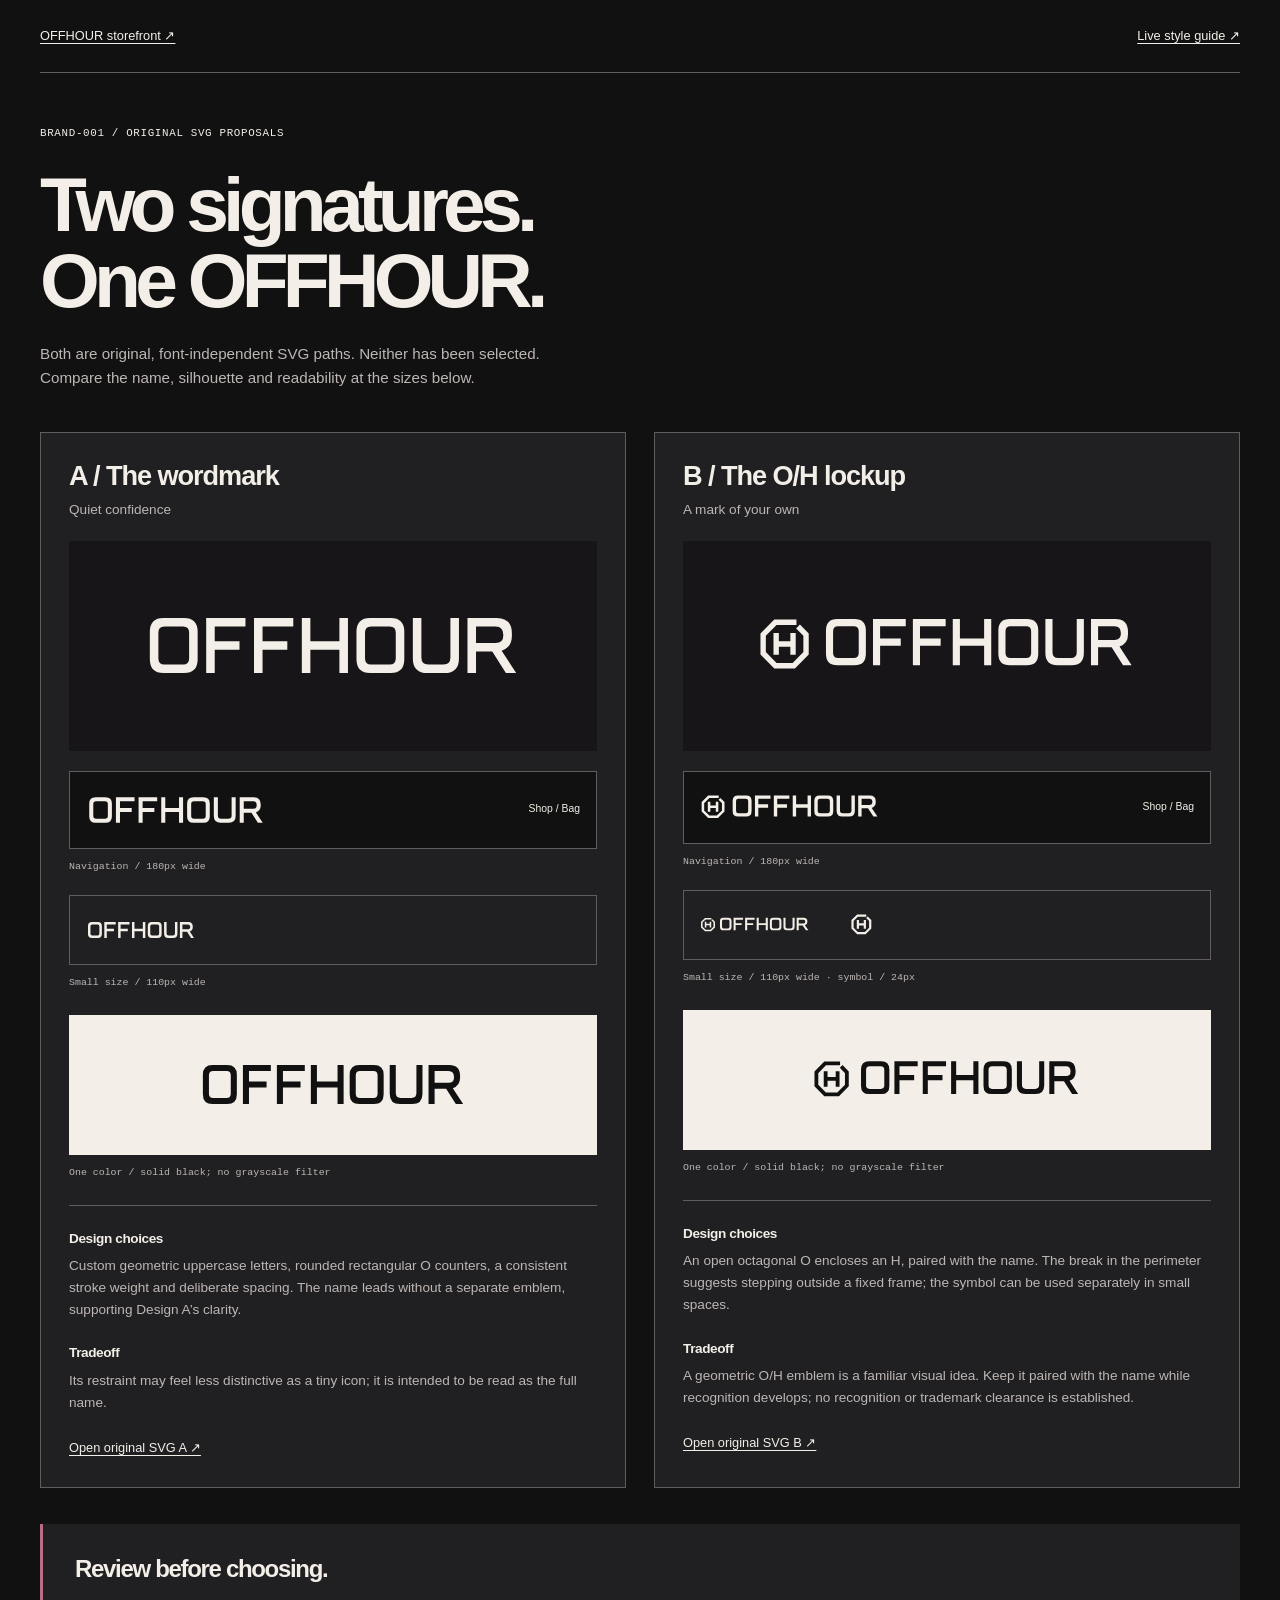
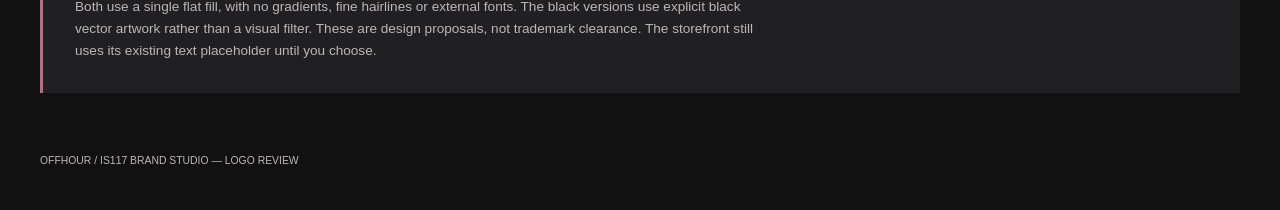
<file: public/explorations/logos.html>
<!doctype html>
<html lang="en">
  <head>
    <meta charset="utf-8" />
    <meta name="viewport" content="width=device-width, initial-scale=1" />
    <meta
      name="description"
      content="Compare two original OFFHOUR SVG logo proposals at navigation size, small size and in one color."
    />
    <title>OFFHOUR — logo comparison</title>
    <link rel="icon" href="data:," />
    <link rel="stylesheet" href="../styles.css" />
    <link rel="stylesheet" href="logos.css" />
  </head>
  <body class="logo-review">
    <a class="skip-link" href="#main">Skip to content</a>
    <header class="review-header">
      <a href="../index.html">OFFHOUR storefront ↗</a
      ><a href="../styleguide.html#logo">Live style guide ↗</a>
    </header>
    <main id="main">
      <div class="review-intro">
        <p class="eyebrow">BRAND-001 / ORIGINAL SVG PROPOSALS</p>
        <h1>Two signatures.<br />One OFFHOUR.</h1>
        <p class="intro-description">
          Both are original, font-independent SVG paths. Neither has been
          selected. Compare the name, silhouette and readability at the sizes
          below.
        </p>
      </div>
      <div class="concept-grid">
        <article class="concept-card" aria-labelledby="title-A">
          <div class="concept-heading">
            <h2 id="title-A">A / The wordmark</h2>
            <p>Quiet confidence</p>
          </div>
          <div class="large-stage">
            <img
              src="../assets/logos/offhour-wordmark.svg"
              alt="Concept A: OFFHOUR wordmark"
              width="380"
              height="80"
            />
          </div>
          <div class="nav-demo">
            <img
              src="../assets/logos/offhour-wordmark.svg"
              alt="Concept A at proposed navigation width, 180 pixels"
              width="180"
              height="36"
            /><span>Shop / Bag</span>
          </div>
          <p class="sample-label">Navigation / 180px wide</p>
          <div class="small-demo">
            <img
              src="../assets/logos/offhour-wordmark.svg"
              alt="Concept A small-size sample, 110 pixels wide"
              width="110"
              height="24"
            />
          </div>
          <p class="sample-label">Small size / 110px wide</p>
          <div class="light-stage">
            <img
              src="../assets/logos/offhour-wordmark-black.svg"
              alt="Concept A in solid black on off-white"
              width="270"
              height="54"
            />
          </div>
          <p class="sample-label">
            One color / solid black; no grayscale filter
          </p>
          <div class="concept-notes">
            <h3>Design choices</h3>
            <p>
              Custom geometric uppercase letters, rounded rectangular O
              counters, a consistent stroke weight and deliberate spacing. The
              name leads without a separate emblem, supporting Design A’s
              clarity.
            </p>
            <h3>Tradeoff</h3>
            <p>
              Its restraint may feel less distinctive as a tiny icon; it is
              intended to be read as the full name.
            </p>
            <a href="../assets/logos/offhour-wordmark.svg"
              >Open original SVG A ↗</a
            >
          </div>
        </article>
        <article class="concept-card" aria-labelledby="title-B">
          <div class="concept-heading">
            <h2 id="title-B">B / The O/H lockup</h2>
            <p>A mark of your own</p>
          </div>
          <div class="large-stage">
            <img
              src="../assets/logos/offhour-monogram-lockup.svg"
              alt="Concept B: OFFHOUR O/H monogram paired with the name"
              width="380"
              height="80"
            />
          </div>
          <div class="nav-demo">
            <img
              src="../assets/logos/offhour-monogram-lockup.svg"
              alt="Concept B at proposed navigation width, 180 pixels"
              width="180"
              height="36"
            /><span>Shop / Bag</span>
          </div>
          <p class="sample-label">Navigation / 180px wide</p>
          <div class="small-demo">
            <img
              src="../assets/logos/offhour-monogram-lockup.svg"
              alt="Concept B small-size sample, 110 pixels wide"
              width="110"
              height="24"
            /><img
              class="standalone"
              src="../assets/logos/offhour-monogram.svg"
              alt="O/H symbol at 24 pixels"
              width="24"
              height="24"
            />
          </div>
          <p class="sample-label">Small size / 110px wide · symbol / 24px</p>
          <div class="light-stage">
            <img
              src="../assets/logos/offhour-monogram-lockup-black.svg"
              alt="Concept B in solid black on off-white"
              width="270"
              height="54"
            />
          </div>
          <p class="sample-label">
            One color / solid black; no grayscale filter
          </p>
          <div class="concept-notes">
            <h3>Design choices</h3>
            <p>
              An open octagonal O encloses an H, paired with the name. The break
              in the perimeter suggests stepping outside a fixed frame; the
              symbol can be used separately in small spaces.
            </p>
            <h3>Tradeoff</h3>
            <p>
              A geometric O/H emblem is a familiar visual idea. Keep it paired
              with the name while recognition develops; no recognition or
              trademark clearance is established.
            </p>
            <a href="../assets/logos/offhour-monogram-lockup.svg"
              >Open original SVG B ↗</a
            >
          </div>
        </article>
      </div>
      <aside class="review-note">
        <h2>Review before choosing.</h2>
        <p>
          Both use a single flat fill, with no gradients, fine hairlines or
          external fonts. The black versions use explicit black vector artwork
          rather than a visual filter. These are design proposals, not trademark
          clearance. The storefront still uses its existing text placeholder
          until you choose.
        </p>
      </aside>
    </main>
    <footer class="review-footer">
      OFFHOUR / IS117 BRAND STUDIO — LOGO REVIEW
    </footer>
  </body>
</html>
</file>
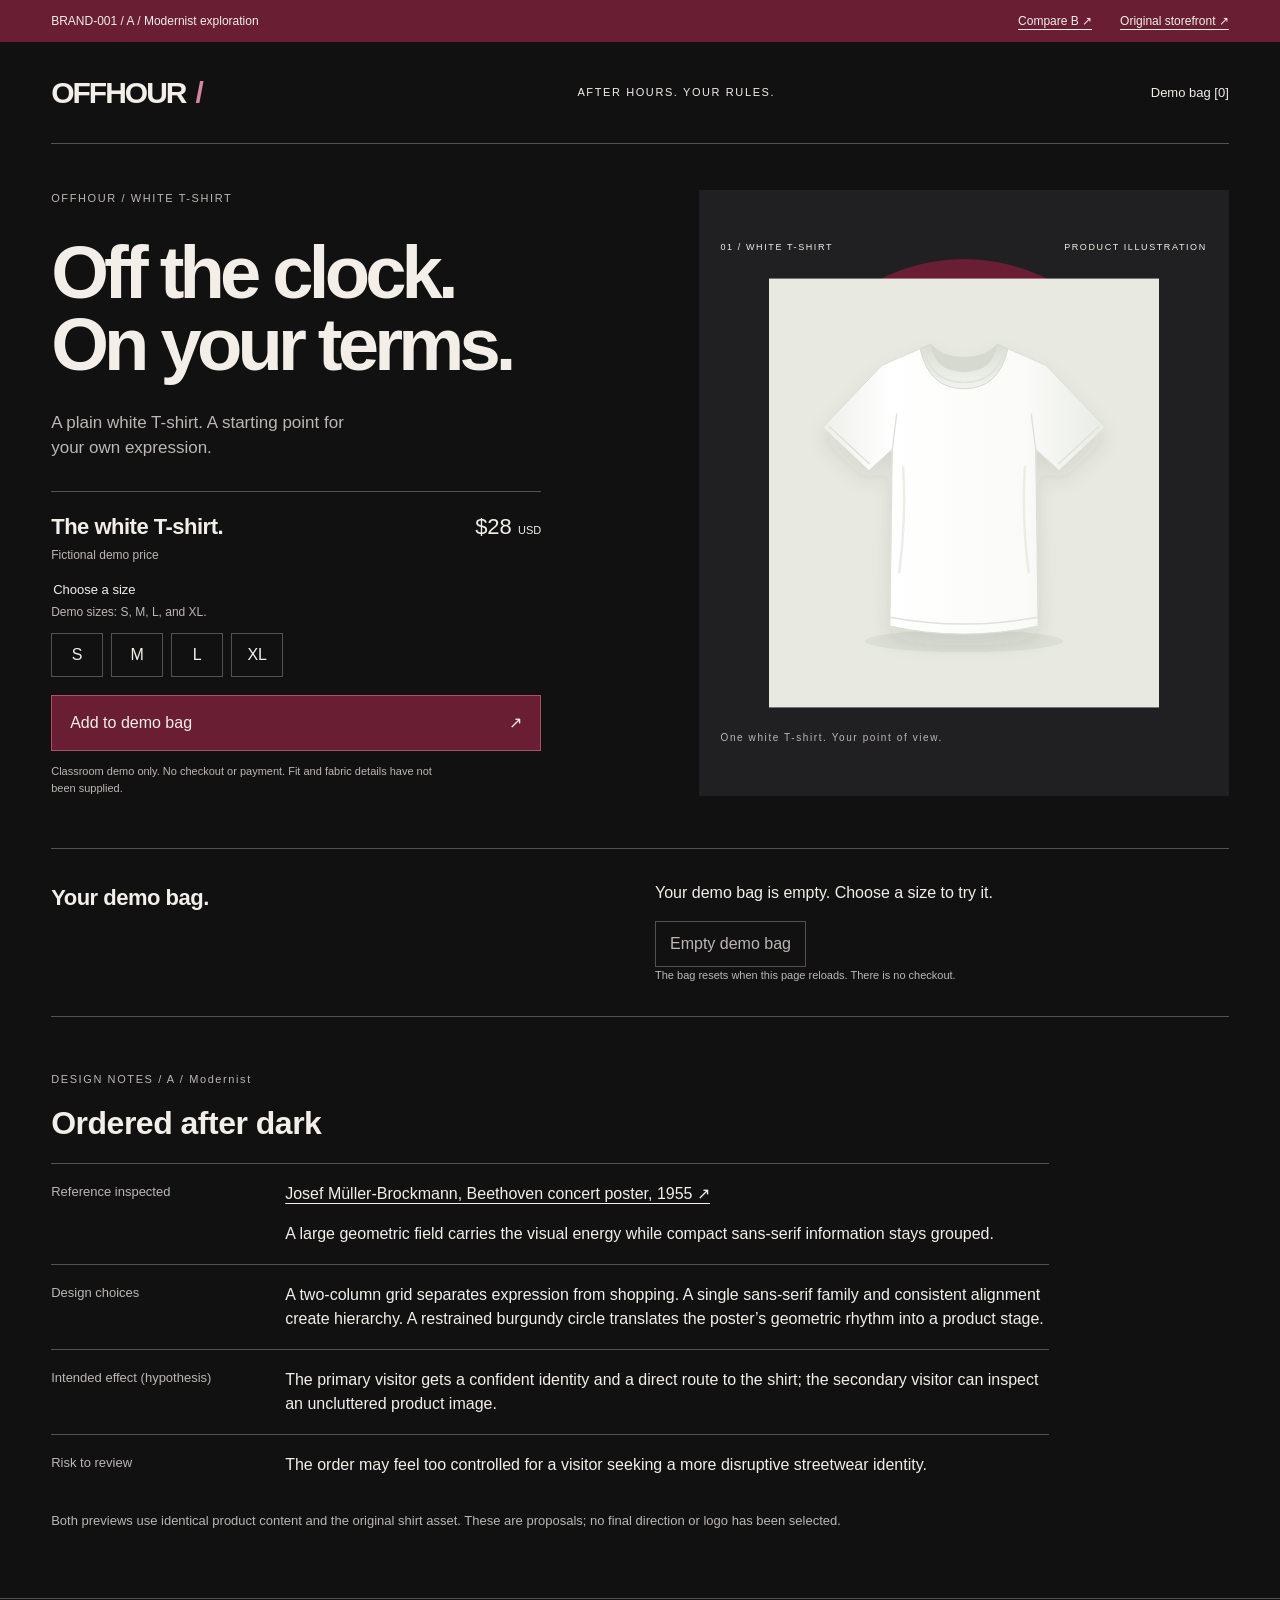
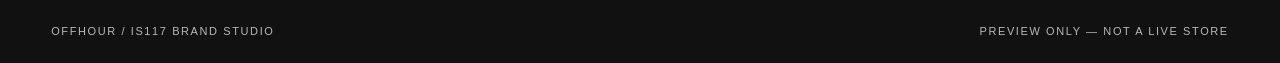
<file: public/explorations/modernist.html>
<!doctype html>
<html lang="en">
  <head>
    <meta charset="utf-8" />
    <meta name="viewport" content="width=device-width, initial-scale=1" />
    <meta
      name="description"
      content="OFFHOUR modernist hero exploration for BRAND-001. Classroom demo only."
    />
    <title>OFFHOUR — A / Modernist preview</title>
    <link rel="icon" href="data:," />
    <link rel="stylesheet" href="offhour.css" />
    <script src="../shop.js" defer></script>
  </head>
  <body class="offhour modernist">
    <a class="skip" href="#main">Skip to content</a>
    <div class="preview-bar">
      <span>BRAND-001 / A / Modernist exploration</span
      ><a href="postmodernist.html">Compare B ↗</a
      ><a href="../index.html">Original storefront ↗</a>
    </div>
    <header class="masthead">
      <a class="wordmark" href="#main" aria-label="OFFHOUR preview home"
        >OFFHOUR<span aria-hidden="true">/</span></a
      >
      <p>AFTER HOURS. YOUR RULES.</p>
      <a href="#demo-bag">Demo bag [<span id="bag-count">0</span>]</a>
    </header>
    <main id="main">
      <section class="hero" aria-labelledby="headline">
        <div class="intro">
          <p class="eyebrow">OFFHOUR / WHITE T-SHIRT</p>
          <h1 id="headline">
            <span>Off the clock.</span><span>On your terms.</span>
          </h1>
          <p class="support">
            A plain white T-shirt. A starting point for your own expression.
          </p>
        </div>
        <figure class="product-plate">
          <div class="plate-label">
            <span>01 / WHITE T-SHIRT</span><span>PRODUCT ILLUSTRATION</span>
          </div>
          <img
            src="../assets/white-shirt.svg"
            alt="Plain white, unbranded short-sleeved T-shirt"
            width="800"
            height="880"
            fetchpriority="high"
          />
          <figcaption>One white T-shirt. Your point of view.</figcaption>
        </figure>
        <div class="shop">
          <div class="product-row">
            <h2>The white T-shirt.</h2>
            <p class="price">$28 <span>USD</span></p>
          </div>
          <p class="demo-price">Fictional demo price</p>
          <form id="product-form" novalidate>
            <fieldset aria-describedby="size-help size-error">
              <legend>Choose a size</legend>
              <p id="size-help">Demo sizes: S, M, L, and XL.</p>
              <div class="sizes">
                <label
                  ><input type="radio" name="size" value="S" /><span
                    >S</span
                  ></label
                ><label
                  ><input type="radio" name="size" value="M" /><span
                    >M</span
                  ></label
                ><label
                  ><input type="radio" name="size" value="L" /><span
                    >L</span
                  ></label
                ><label
                  ><input type="radio" name="size" value="XL" /><span
                    >XL</span
                  ></label
                >
              </div>
              <p id="size-error" role="alert" hidden>
                Choose a size before adding the shirt to your demo bag.
              </p>
            </fieldset>
            <button class="add" type="submit">
              Add to demo bag <span aria-hidden="true">↗</span>
            </button>
          </form>
          <p class="disclaimer">
            Classroom demo only. No checkout or payment. Fit and fabric details
            have not been supplied.
          </p>
        </div>
      </section>
      <section id="demo-bag" class="bag" aria-labelledby="bag-title">
        <h2 id="bag-title">Your demo bag.</h2>
        <div>
          <p
            id="bag-status"
            role="status"
            aria-live="polite"
            aria-atomic="true"
          >
            Your demo bag is empty. Choose a size to try it.
          </p>
          <ul id="bag-items"></ul>
          <button id="clear-bag" type="button" disabled>Empty demo bag</button>
          <p class="disclaimer">
            The bag resets when this page reloads. There is no checkout.
          </p>
        </div>
      </section>
      <section class="annotations" aria-labelledby="notes-title">
        <p class="eyebrow">DESIGN NOTES / A / Modernist</p>
        <h2 id="notes-title">Ordered after dark</h2>
        <dl>
          <div>
            <dt>Reference inspected</dt>
            <dd>
              <a href="https://syjmb.foundation/en/josef-mueller-brockmann/"
                >Josef Müller-Brockmann, Beethoven concert poster, 1955 ↗</a
              >
              <p>
                A large geometric field carries the visual energy while compact
                sans-serif information stays grouped.
              </p>
            </dd>
          </div>
          <div>
            <dt>Design choices</dt>
            <dd>
              A two-column grid separates expression from shopping. A single
              sans-serif family and consistent alignment create hierarchy. A
              restrained burgundy circle translates the poster’s geometric
              rhythm into a product stage.
            </dd>
          </div>
          <div>
            <dt>Intended effect (hypothesis)</dt>
            <dd>
              The primary visitor gets a confident identity and a direct route
              to the shirt; the secondary visitor can inspect an uncluttered
              product image.
            </dd>
          </div>
          <div>
            <dt>Risk to review</dt>
            <dd>
              The order may feel too controlled for a visitor seeking a more
              disruptive streetwear identity.
            </dd>
          </div>
        </dl>
        <p>
          Both previews use identical product content and the original shirt
          asset. These are proposals; no final direction or logo has been
          selected.
        </p>
      </section>
    </main>
    <footer>
      OFFHOUR / IS117 BRAND STUDIO <span>PREVIEW ONLY — NOT A LIVE STORE</span>
    </footer>
  </body>
</html>
</file>
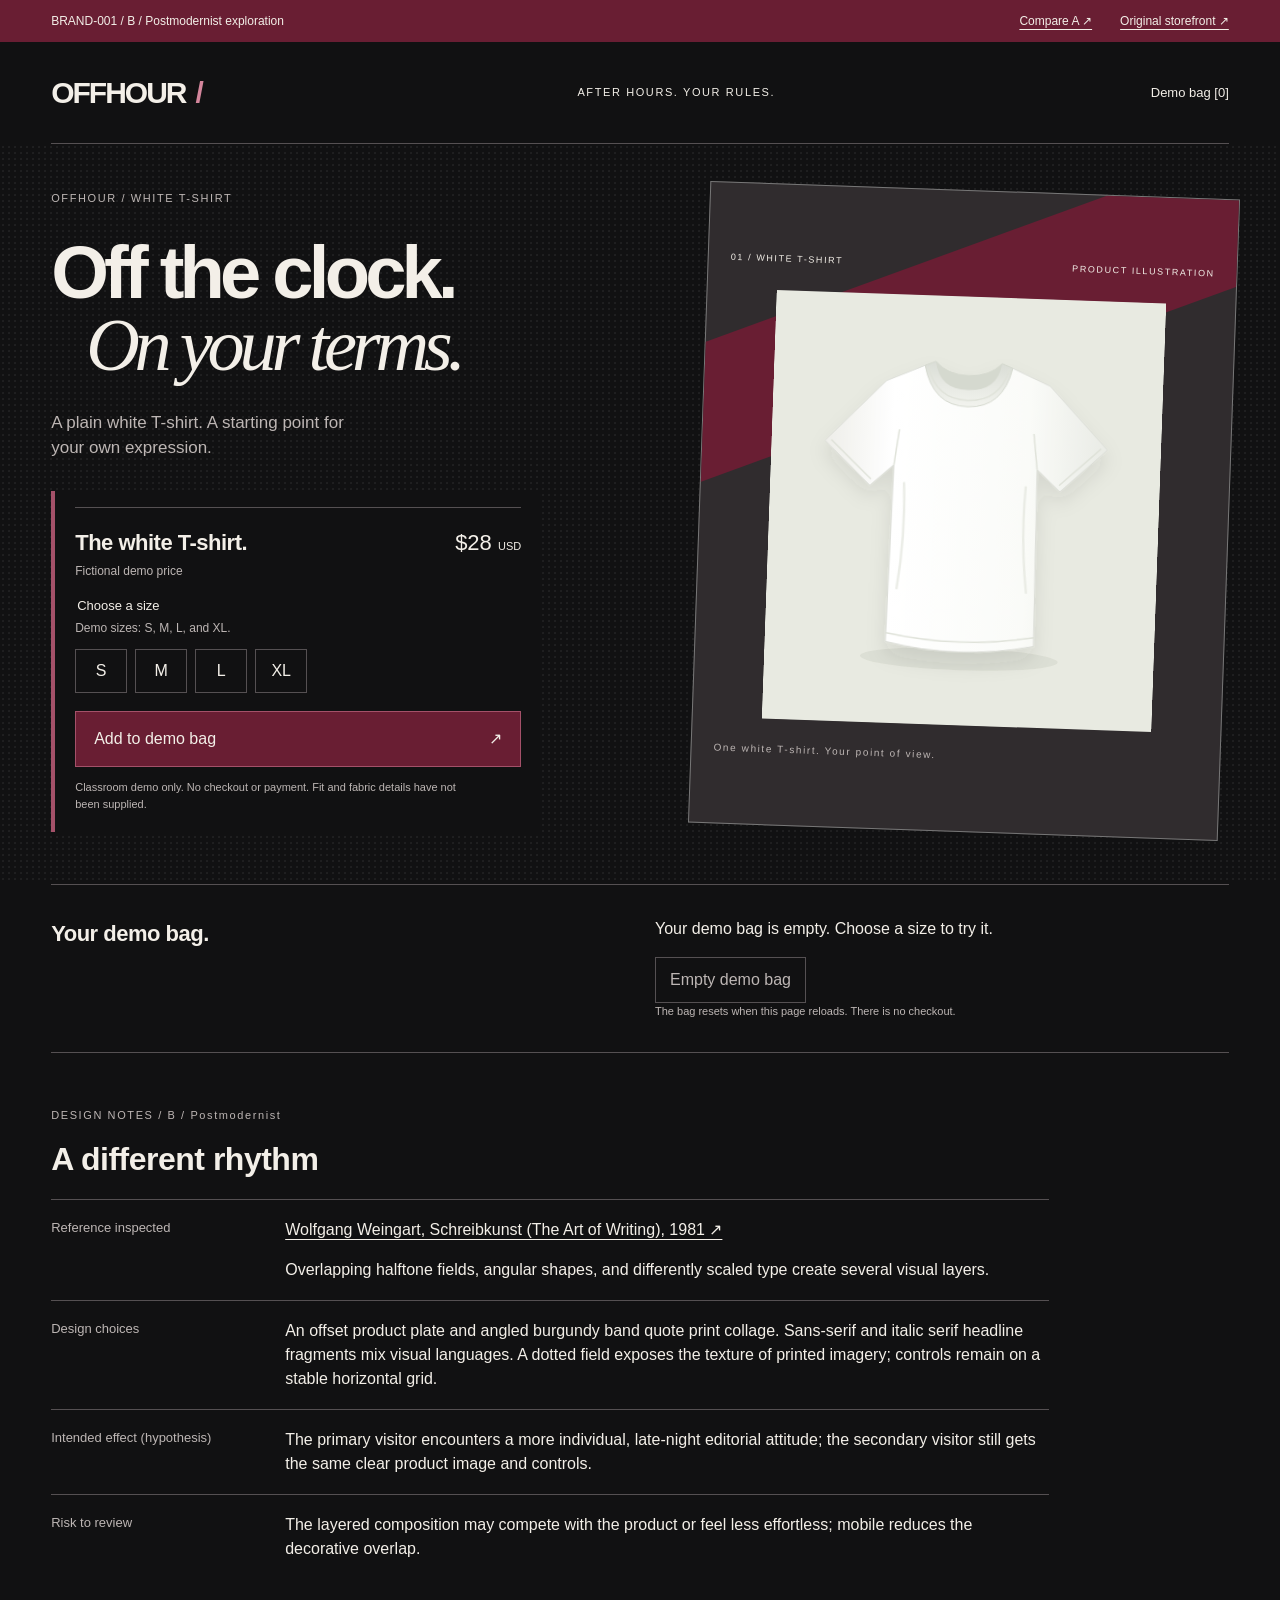
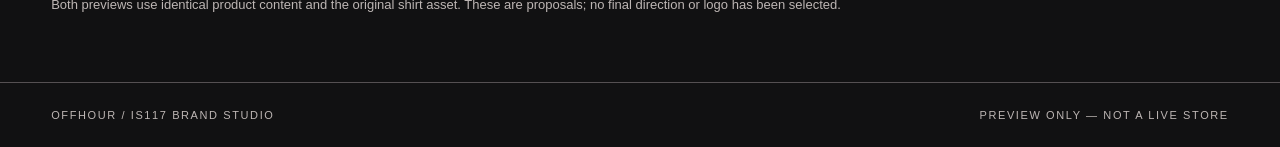
<file: public/explorations/postmodernist.html>
<!doctype html>
<html lang="en">
  <head>
    <meta charset="utf-8" />
    <meta name="viewport" content="width=device-width, initial-scale=1" />
    <meta
      name="description"
      content="OFFHOUR postmodernist hero exploration for BRAND-001. Classroom demo only."
    />
    <title>OFFHOUR — B / Postmodernist preview</title>
    <link rel="icon" href="data:," />
    <link rel="stylesheet" href="offhour.css" />
    <script src="../shop.js" defer></script>
  </head>
  <body class="offhour postmodernist">
    <a class="skip" href="#main">Skip to content</a>
    <div class="preview-bar">
      <span>BRAND-001 / B / Postmodernist exploration</span
      ><a href="modernist.html">Compare A ↗</a
      ><a href="../index.html">Original storefront ↗</a>
    </div>
    <header class="masthead">
      <a class="wordmark" href="#main" aria-label="OFFHOUR preview home"
        >OFFHOUR<span aria-hidden="true">/</span></a
      >
      <p>AFTER HOURS. YOUR RULES.</p>
      <a href="#demo-bag">Demo bag [<span id="bag-count">0</span>]</a>
    </header>
    <main id="main">
      <section class="hero" aria-labelledby="headline">
        <div class="intro">
          <p class="eyebrow">OFFHOUR / WHITE T-SHIRT</p>
          <h1 id="headline">
            <span>Off the clock.</span><span>On your terms.</span>
          </h1>
          <p class="support">
            A plain white T-shirt. A starting point for your own expression.
          </p>
        </div>
        <figure class="product-plate">
          <div class="plate-label">
            <span>01 / WHITE T-SHIRT</span><span>PRODUCT ILLUSTRATION</span>
          </div>
          <img
            src="../assets/white-shirt.svg"
            alt="Plain white, unbranded short-sleeved T-shirt"
            width="800"
            height="880"
            fetchpriority="high"
          />
          <figcaption>One white T-shirt. Your point of view.</figcaption>
        </figure>
        <div class="shop">
          <div class="product-row">
            <h2>The white T-shirt.</h2>
            <p class="price">$28 <span>USD</span></p>
          </div>
          <p class="demo-price">Fictional demo price</p>
          <form id="product-form" novalidate>
            <fieldset aria-describedby="size-help size-error">
              <legend>Choose a size</legend>
              <p id="size-help">Demo sizes: S, M, L, and XL.</p>
              <div class="sizes">
                <label
                  ><input type="radio" name="size" value="S" /><span
                    >S</span
                  ></label
                ><label
                  ><input type="radio" name="size" value="M" /><span
                    >M</span
                  ></label
                ><label
                  ><input type="radio" name="size" value="L" /><span
                    >L</span
                  ></label
                ><label
                  ><input type="radio" name="size" value="XL" /><span
                    >XL</span
                  ></label
                >
              </div>
              <p id="size-error" role="alert" hidden>
                Choose a size before adding the shirt to your demo bag.
              </p>
            </fieldset>
            <button class="add" type="submit">
              Add to demo bag <span aria-hidden="true">↗</span>
            </button>
          </form>
          <p class="disclaimer">
            Classroom demo only. No checkout or payment. Fit and fabric details
            have not been supplied.
          </p>
        </div>
      </section>
      <section id="demo-bag" class="bag" aria-labelledby="bag-title">
        <h2 id="bag-title">Your demo bag.</h2>
        <div>
          <p
            id="bag-status"
            role="status"
            aria-live="polite"
            aria-atomic="true"
          >
            Your demo bag is empty. Choose a size to try it.
          </p>
          <ul id="bag-items"></ul>
          <button id="clear-bag" type="button" disabled>Empty demo bag</button>
          <p class="disclaimer">
            The bag resets when this page reloads. There is no checkout.
          </p>
        </div>
      </section>
      <section class="annotations" aria-labelledby="notes-title">
        <p class="eyebrow">DESIGN NOTES / B / Postmodernist</p>
        <h2 id="notes-title">A different rhythm</h2>
        <dl>
          <div>
            <dt>Reference inspected</dt>
            <dd>
              <a href="https://collections.lacma.org/object/207227"
                >Wolfgang Weingart, Schreibkunst (The Art of Writing), 1981 ↗</a
              >
              <p>
                Overlapping halftone fields, angular shapes, and differently
                scaled type create several visual layers.
              </p>
            </dd>
          </div>
          <div>
            <dt>Design choices</dt>
            <dd>
              An offset product plate and angled burgundy band quote print
              collage. Sans-serif and italic serif headline fragments mix visual
              languages. A dotted field exposes the texture of printed imagery;
              controls remain on a stable horizontal grid.
            </dd>
          </div>
          <div>
            <dt>Intended effect (hypothesis)</dt>
            <dd>
              The primary visitor encounters a more individual, late-night
              editorial attitude; the secondary visitor still gets the same
              clear product image and controls.
            </dd>
          </div>
          <div>
            <dt>Risk to review</dt>
            <dd>
              The layered composition may compete with the product or feel less
              effortless; mobile reduces the decorative overlap.
            </dd>
          </div>
        </dl>
        <p>
          Both previews use identical product content and the original shirt
          asset. These are proposals; no final direction or logo has been
          selected.
        </p>
      </section>
    </main>
    <footer>
      OFFHOUR / IS117 BRAND STUDIO <span>PREVIEW ONLY — NOT A LIVE STORE</span>
    </footer>
  </body>
</html>
</file>
<file: public/styles.css>
/* OFFHOUR Design A tokens, shared by storefront and live style guide. */
:root {
  --color-paper: #111112;
  --color-ink: #f3efe8;
  --color-muted: #bdb6b4;
  --color-line: #625b60;
  --color-accent: #691e33;
  --color-soft: #202022;
  --color-white: #fff;
  --color-danger: #ffb4c8;
  --font-body: arial, helvetica, sans-serif;
  --font-display: arial, helvetica, sans-serif;
  --font-mono: ui-monospace, sfmono-regular, consolas, monospace;
  --space-1: 0.5rem;
  --space-2: 1rem;
  --space-3: 1.5rem;
  --space-4: 2rem;
  --space-5: 3rem;
  --space-6: 4rem;
  --page-width: 1440px;
}

* {
  box-sizing: border-box;
}

html {
  scroll-behavior: smooth;
  scroll-padding-top: 1.5rem;
}

body {
  margin: 0;
  background: var(--color-paper);
  color: var(--color-ink);
  font-family: var(--font-body);
  line-height: 1.6;
  -webkit-font-smoothing: antialiased;
}

img,
svg {
  display: block;
  max-width: 100%;
}

button,
a,
input {
  -webkit-tap-highlight-color: transparent;
}

a {
  color: inherit;
  text-underline-offset: 0.2em;
  text-decoration-thickness: 1px;
}

a:hover {
  text-decoration-thickness: 2px;
}

button,
input {
  font: inherit;
}

button {
  cursor: pointer;
}

button:disabled {
  cursor: default;
}

:focus-visible {
  outline: 3px solid var(--color-ink);
  outline-offset: 5px;
}

[hidden] {
  display: none !important;
}

::selection {
  background: var(--color-accent);
  color: var(--color-ink);
}

h1,
h2,
h3,
p {
  margin: 0;
}

h1,
h2,
h3 {
  font-family: var(--font-display);
  font-weight: 800;
}

h1 {
  font-size: clamp(3.4rem, 6.25vw, 6.6rem);
  line-height: 0.99;
  letter-spacing: -0.075em;
}

h2 {
  font-size: clamp(2rem, 3.6vw, 3.75rem);
  line-height: 1.08;
  letter-spacing: -0.055em;
}

h3 {
  font-size: 1.3rem;
  line-height: 1.3;
  letter-spacing: -0.03em;
}

p + p {
  margin-top: var(--space-2);
}

.wrap {
  width: min(calc(100% - 6rem), var(--page-width));
  margin-inline: auto;
}

.muted {
  color: var(--color-muted);
}

.eyebrow,
.micro-label,
.visual-label,
.image-caption,
.section-number,
.type-label,
.token-name {
  font-family: var(--font-mono);
  font-size: 0.68rem;
  font-weight: 500;
  line-height: 1.5;
  letter-spacing: 0.06em;
  text-transform: uppercase;
}

.eyebrow {
  display: flex;
  align-items: center;
  gap: 0.55rem;
}

.status-dot {
  width: 7px;
  height: 7px;
  display: inline-block;
  background: var(--color-ink);
  border-radius: 50%;
}

.skip-link {
  position: fixed;
  top: 8px;
  left: 8px;
  z-index: 10;
  transform: translateY(-180%);
  padding: 0.75rem 1rem;
  background: var(--color-ink);
  color: var(--color-paper);
}

.skip-link:focus {
  transform: translateY(0);
}

.starter-notice {
  display: flex;
  justify-content: space-between;
  align-items: center;
  gap: 1.5rem;
  padding: 0.8rem 3rem;
  background: var(--color-accent);
  font-size: 0.73rem;
  line-height: 1.5;
}

.starter-notice a {
  flex-shrink: 0;
  font-weight: 650;
}

.site-header {
  min-height: 106px;
  display: flex;
  align-items: center;
  gap: 3rem;
  border-bottom: 1px solid var(--color-line);
}

.brand-link {
  text-decoration: none;
  display: inline-block;
  flex-shrink: 0;
}

.wordmark {
  filter: brightness(0) invert(1);
  width: 150px;
  height: auto;
}

.main-nav {
  display: flex;
  justify-content: center;
  align-items: center;
  gap: 2rem;
  margin-inline: auto;
}

.nav-link,
.bag-link {
  text-decoration: none;
  font-size: 0.8rem;
}

.nav-link {
  padding-block: 0.5rem;
  border-bottom: 1px solid transparent;
}

.nav-link:hover,
.nav-link[aria-current="page"] {
  border-color: currentcolor;
}

.bag-link {
  display: flex;
  align-items: center;
  gap: 0.65rem;
  white-space: nowrap;
}

.bag-count {
  display: grid;
  place-items: center;
  min-width: 1.7rem;
  height: 1.7rem;
  border: 1px solid var(--color-ink);
  border-radius: 50%;
  font-size: 0.7rem;
}

.product-section {
  display: grid;
  grid-template-columns: 1fr 1.1fr;
  gap: clamp(2rem, 4vw, 4rem);
  padding-block: var(--space-5) 5rem;
  align-items: start;
}

.product-visual {
  position: relative;
  background: var(--color-soft);
}

.visual-label {
  position: absolute;
  z-index: 1;
  inset: 1.3rem 1.4rem auto;
  display: flex;
  justify-content: space-between;
  gap: 1rem;
  font-size: 0.6rem;
}

.shirt-image {
  width: 100%;
  height: auto;
  aspect-ratio: 800 / 880;
  object-fit: contain;
}

.image-caption {
  display: flex;
  align-items: center;
  justify-content: space-between;
  gap: 1rem;
  padding: 1.2rem 1.4rem;
  border-top: 1px solid var(--color-line);
  font-size: 0.59rem;
}

.image-caption > :last-child {
  font-family: var(--font-body);
  font-size: 1.5rem;
  line-height: 1;
}

.product-information {
  max-width: 530px;
  padding-block: 1rem;
  grid-column: 1;
  grid-row: 1;
}

.product-information h1 {
  margin-top: 1.6rem;
  font-size: clamp(3rem, 5.3vw, 5.6rem);
  font-weight: 900;
}

.product-intro {
  font-size: 1.2rem;
  line-height: 1.5;
  margin-top: 1.8rem;
  letter-spacing: -0.025em;
}

.product-description {
  margin-top: 0.6rem;
  font-size: 0.88rem;
  max-width: 430px;
}

.price-row {
  display: flex;
  align-items: center;
  justify-content: space-between;
  gap: 1rem;
  margin-block: 2rem 1.5rem;
  padding-bottom: 1.2rem;
  border-bottom: 1px solid var(--color-line);
}

.price {
  font-size: 1.65rem;
  letter-spacing: -0.04em;
  font-weight: 600;
}

.price span {
  font-family: var(--font-mono);
  font-size: 0.65rem;
  font-weight: 400;
  letter-spacing: 0;
  margin-left: 0.25rem;
}

.price-row .micro-label {
  color: var(--color-muted);
  font-size: 0.6rem;
}

fieldset {
  padding: 0;
  margin: 0;
  border: 0;
  min-width: 0;
}

legend {
  padding: 0;
  font-size: 0.84rem;
  font-weight: 650;
}

.field-help {
  margin-top: 0.3rem;
  color: var(--color-muted);
  font-size: 0.74rem;
}

.size-options {
  display: grid;
  grid-template-columns: repeat(4, 1fr);
  gap: 0.6rem;
  margin-top: 1rem;
}

.brand-name > span {
  color: #d4869c;
}

.gallery-heading h2,
.gallery-heading > span {
  font-family: var(--font-mono);
  font-size: 0.62rem;
  line-height: 1.5;
  letter-spacing: 0.04em;
  text-transform: uppercase;
  font-weight: 400;
}

.gallery-heading > span {
  color: var(--color-muted);
}

.gallery-choice > span {
  color: var(--color-muted);
  margin-right: 0.4rem;
  font-family: var(--font-mono);
  font-size: 0.6rem;
}

.size-option {
  position: relative;
  cursor: pointer;
}

.size-option input {
  position: absolute;
  opacity: 0;
  width: 100%;
  height: 100%;
  margin: 0;
  cursor: pointer;
}

.size-option span {
  display: grid;
  place-items: center;
  min-height: 3.2rem;
  border: 1px solid var(--color-line);
  background: var(--color-paper);
  font-size: 0.83rem;
  transition:
    background 150ms ease,
    border-color 150ms ease;
}

.size-option input:checked + span {
  background: var(--color-ink);
  border-color: var(--color-ink);
  color: var(--color-paper);
}

.size-option input:hover + span {
  border-color: var(--color-ink);
}

.size-option input:focus-visible + span {
  outline: 3px solid var(--color-ink);
  outline-offset: 4px;
}

.size-option input:focus-visible {
  outline: none;
}

.field-error {
  color: var(--color-danger);
  font-size: 0.8rem;
  margin-top: 0.9rem;
  font-weight: 550;
}

.button {
  display: inline-flex;
  align-items: center;
  justify-content: space-between;
  gap: 2rem;
  min-height: 3.4rem;
  border: 1px solid var(--color-ink);
  padding: 0.9rem 1.25rem;
  font-size: 0.82rem;
  font-weight: 550;
  line-height: 1.4;
  text-decoration: none;
  transition:
    background 150ms ease,
    color 150ms ease;
}

.button > span[aria-hidden] {
  font-size: 1.25rem;
  line-height: 1;
}

.button-primary {
  background: var(--color-accent);
  color: var(--color-ink);
  border-color: #a45169;
}

.button-primary:hover {
  background: #822a44;
  color: var(--color-ink);
}

.button-secondary {
  background: transparent;
  color: var(--color-ink);
}

.button-secondary:hover {
  background: var(--color-soft);
}

.add-button {
  width: 100%;
  margin-top: 1.4rem;
}

.demo-disclaimer {
  font-size: 0.68rem;
  line-height: 1.65;
  color: var(--color-muted);
  margin-top: 0.9rem;
  max-width: 420px;
}

.product-facts {
  margin-bottom: 0;
  margin-top: 1.8rem;
}

.product-facts div {
  display: flex;
  justify-content: space-between;
  gap: 1rem;
  padding-block: 0.62rem;
  border-top: 1px solid var(--color-line);
  font-size: 0.71rem;
}

.product-facts dt {
  color: var(--color-muted);
}

.product-facts dd {
  margin: 0;
  font-weight: 500;
  text-align: right;
}

.bag-section {
  display: grid;
  grid-template-columns: 1fr 1fr;
  gap: 3rem;
  border-top: 1px solid var(--color-line);
  padding-block: 3rem;
}

.bag-section h2 {
  margin-top: 0.6rem;
  font-size: clamp(2rem, 3vw, 3rem);
}

.bag-details {
  padding-top: 0.2rem;
  font-size: 0.85rem;
}

.bag-message {
  max-width: 500px;
}

.bag-items {
  list-style: none;
  margin: 1rem 0;
  padding: 0;
}

.bag-items:empty {
  margin: 0;
}

.bag-items li {
  padding-block: 0.55rem;
  border-bottom: 1px solid var(--color-line);
  font-size: 0.78rem;
}

.text-button {
  padding: 0.5rem 0;
  border: 0;
  background: transparent;
  color: var(--color-ink);
  font-size: 0.8rem;
  text-decoration: underline;
  text-underline-offset: 0.25rem;
}

.text-button:disabled {
  opacity: 0.5;
}

.bag-details .field-help {
  margin-top: 0.4rem;
  font-size: 0.69rem;
}

.starter-next {
  display: grid;
  grid-template-columns: 1fr 1fr;
  gap: 1.5rem 3rem;
  background: var(--color-accent);
  padding: 2.7rem 3rem 3rem;
  margin-block: 1rem 4rem;
}

.starter-next > .eyebrow {
  grid-column: 1 / -1;
}

.starter-next > div {
  max-width: 470px;
  font-size: 0.86rem;
}

.starter-next .button {
  margin-top: 1.6rem;
}

.site-footer {
  display: flex;
  align-items: center;
  justify-content: space-between;
  gap: 2rem;
  border-top: 1px solid var(--color-line);
  padding-block: 1.6rem;
  font-size: 0.67rem;
  color: var(--color-muted);
}

.footer-tagline {
  margin: 0;
}

.footer-separator {
  margin-inline: 0.6rem;
  color: var(--color-ink);
}

.site-footer a {
  color: var(--color-ink);
}

/* Shared editorial pages */
.page-hero {
  padding-block: 4.5rem 3.8rem;
  display: grid;
  grid-template-columns: 1.25fr 0.75fr;
  align-items: end;
  gap: 1.3rem 4rem;
}

.page-hero > .eyebrow {
  grid-column: 1 / -1;
}

.page-hero h1 {
  font-size: clamp(3.5rem, 6.8vw, 7.3rem);
}

.page-hero .hero-summary {
  max-width: 400px;
  font-size: 0.95rem;
  color: var(--color-muted);
  padding-bottom: 0.25rem;
}

.hero-summary strong {
  font-weight: 550;
  color: var(--color-ink);
}

.page-subnav {
  display: flex;
  flex-wrap: wrap;
  gap: 0.6rem 1.8rem;
  padding-block: 1rem;
  border-top: 1px solid var(--color-line);
  border-bottom: 1px solid var(--color-line);
  font-size: 0.76rem;
}

.section-link {
  text-decoration: none;
}

.section-link:hover {
  text-decoration: underline;
}

.guide-section {
  padding-block: 3rem;
  border-bottom: 1px solid var(--color-line);
  display: grid;
  grid-template-columns: 0.32fr 1fr;
  column-gap: 3rem;
}

.section-heading .section-number {
  color: var(--color-muted);
  display: block;
  margin-bottom: 0.8rem;
}

.section-heading h2 {
  font-size: clamp(1.7rem, 2.5vw, 2.65rem);
}

.section-heading p {
  font-size: 0.78rem;
  color: var(--color-muted);
  margin-top: 1rem;
  max-width: 210px;
}

.guide-content {
  min-width: 0;
}

.draft-label {
  display: inline-block;
  padding: 0.3rem 0.55rem;
  background: var(--color-accent);
  color: var(--color-ink);
  font-family: var(--font-mono);
  font-size: 0.6rem;
  line-height: 1.4;
  letter-spacing: 0.03em;
  text-transform: uppercase;
}

.decision-grid {
  display: grid;
  grid-template-columns: repeat(3, 1fr);
  gap: 1.5rem;
  margin-top: 1.6rem;
}

.decision-grid > div {
  border-top: 1px solid var(--color-line);
  padding-top: 0.8rem;
}

.decision-grid h3 {
  font-size: 0.85rem;
  font-weight: 650;
  letter-spacing: 0;
}

.decision-grid p {
  font-size: 0.8rem;
  color: var(--color-muted);
  margin-top: 0.5rem;
}

.decision-grid .undecided {
  font-size: 1.5rem;
  font-weight: 450;
  color: var(--color-ink);
  letter-spacing: -0.04em;
}

.logo-board {
  min-height: 230px;
  display: grid;
  place-items: center;
  padding: 3rem;
  background: var(--color-soft);
  border: 1px solid var(--color-line);
}

.logo-board img {
  width: min(100%, 380px);
}

.logo-variants {
  display: grid;
  grid-template-columns: 1fr 1fr;
  border: 1px solid var(--color-line);
  border-top: 0;
}

.logo-variant {
  min-height: 140px;
  padding: 1.5rem;
  display: flex;
  flex-direction: column;
  justify-content: space-between;
  gap: 1.5rem;
}

.logo-variant + .logo-variant {
  border-left: 1px solid var(--color-line);
}

.logo-small {
  width: 110px;
  height: auto;
}

.logo-mono {
  width: 190px;
  filter: none;
}

.logo-variant p,
.guide-note {
  font-size: 0.73rem;
  color: var(--color-muted);
}

.guide-note {
  margin-top: 1rem;
  max-width: 680px;
}

.palette-grid {
  display: grid;
  grid-template-columns: repeat(5, 1fr);
  gap: 0.65rem;
}

.color-swatch {
  height: 120px;
  border: 1px solid var(--color-line);
  background: var(--swatch-color);
}

.palette-card h3 {
  font-size: 0.76rem;
  letter-spacing: 0;
  font-weight: 650;
  margin-top: 0.65rem;
}

.palette-card code {
  font-family: var(--font-mono);
  font-size: 0.65rem;
  color: var(--color-muted);
  display: block;
  margin-top: 0.15rem;
}

.palette-card p {
  font-size: 0.66rem;
  color: var(--color-muted);
  margin-top: 0.4rem;
  line-height: 1.5;
}

.type-specimen {
  border-top: 1px solid var(--color-line);
  padding-block: 1.3rem;
}

.type-specimen:first-child {
  border-top: 0;
  padding-top: 0;
}

.type-label {
  display: block;
  margin-bottom: 1rem;
  color: var(--color-muted);
  font-size: 0.6rem;
}

.type-display {
  font-family: var(--font-display);
  font-size: clamp(2.5rem, 4.5vw, 5rem);
  font-weight: 900;
  letter-spacing: -0.075em;
  line-height: 1;
  max-width: 700px;
}

.type-body {
  font-family: var(--font-body);
  font-size: 1rem;
  max-width: 570px;
}

.type-mono {
  font-family: var(--font-mono);
  text-transform: uppercase;
  font-size: 0.7rem;
  letter-spacing: 0.06em;
}

.spacing-grid {
  display: flex;
  flex-wrap: wrap;
  align-items: start;
  gap: 2rem;
}

.spacing-token {
  min-width: 52px;
}

.spacing-bar {
  width: var(--token-size);
  height: 40px;
  background: var(--color-ink);
  margin-bottom: 0.9rem;
}

.token-name {
  display: block;
  font-size: 0.6rem;
}

.spacing-token code {
  font-family: var(--font-mono);
  color: var(--color-muted);
  font-size: 0.65rem;
}

.button-samples {
  display: flex;
  flex-wrap: wrap;
  gap: 1rem;
}

.button-samples .button {
  min-width: 185px;
}

.voice-grid {
  display: grid;
  grid-template-columns: 1fr 1fr;
  gap: 2rem;
}

.voice-grid h3 {
  font-size: 0.95rem;
  font-weight: 600;
  margin-bottom: 0.65rem;
}

.voice-grid p {
  font-size: 0.84rem;
  color: var(--color-muted);
}

.voice-example {
  font-size: 1.7rem !important;
  color: var(--color-ink) !important;
  letter-spacing: -0.035em;
  line-height: 1.3;
}

.guide-footer-note {
  display: flex;
  gap: 2rem;
  align-items: center;
  justify-content: space-between;
  background: var(--color-soft);
  padding: 1.5rem 2rem;
  margin-block: 2rem 4rem;
}

.guide-footer-note p {
  font-size: 0.83rem;
  max-width: 680px;
}

.guide-footer-note a {
  font-size: 0.8rem;
  white-space: nowrap;
}

/* Product presentation: same illustration, two explicit framings. */
.brand-name {
  font-family: var(--font-display);
  font-size: 1.8rem;
  font-weight: 900;
  letter-spacing: -0.09em;
}

.product-gallery {
  margin: 0;
  grid-column: 2;
  grid-row: 1;
  width: 100%;
  padding: 1.4rem;
  background: var(--color-soft);
  border: 1px solid #363236;
}

.product-name {
  font-size: 1.25rem;
  letter-spacing: -0.03em;
  margin-top: 1.8rem;
}

.gallery-heading {
  display: flex;
  align-items: center;
  justify-content: space-between;
  gap: 1rem;
  margin-bottom: 1rem;
}

.gallery-image-frame {
  overflow: hidden;
  background: radial-gradient(
    ellipse at 48% 32%,
    #565258,
    #302e32 55%,
    #202022 90%
  );
  aspect-ratio: 640 / 700;
}

.gallery-image-frame .shirt-image {
  width: 100%;
  height: 100%;
  max-height: none;
  aspect-ratio: auto;
  object-fit: contain;
  transform-origin: 50% 24%;
}

.gallery-image-frame.is-crop .shirt-image {
  transform: scale(1.75);
}

.gallery-caption {
  font-size: 0.73rem;
  margin-top: 1rem;
  color: var(--color-ink);
}

.gallery-controls {
  display: flex;
  gap: 0.7rem;
  margin-top: 1rem;
}

.gallery-choice {
  flex: 1;
  padding: 0.8rem 0.6rem;
  border: 1px solid var(--color-line);
  background: transparent;
  color: var(--color-ink);
  font-size: 0.75rem;
  text-align: left;
}

.gallery-choice[aria-pressed="true"] {
  background: #343036;
  border-color: var(--color-ink);
}

.gallery-note {
  font-size: 0.65rem;
  color: var(--color-muted);
  margin-top: 1rem;
}

.gallery-board {
  max-width: 540px;
}

.gallery-board .product-gallery {
  max-width: none;
}

.logo-pending {
  font-size: 0.75rem;
  color: var(--color-muted);
  margin-top: 1rem;
}

@media (width >= 1600px) {
  .product-section {
    gap: 4rem;
  }
}

@media (width <= 1100px) {
  .wrap {
    width: calc(100% - 4rem);
  }

  .starter-notice {
    padding-inline: 2rem;
  }

  .site-header {
    gap: 1.7rem;
  }

  .main-nav {
    gap: 1.25rem;
  }

  .product-section {
    gap: 3rem;
    align-items: start;
  }

  .product-information h1 {
    font-size: clamp(3.4rem, 7vw, 5rem);
  }

  .product-information {
    padding-top: 0.5rem;
  }

  .product-intro {
    margin-top: 1.4rem;
  }

  .price-row {
    margin-top: 1.5rem;
  }

  .page-hero {
    column-gap: 2rem;
  }

  .guide-section {
    grid-template-columns: 0.35fr 1fr;
    gap: 2rem;
  }

  .palette-grid {
    grid-template-columns: repeat(3, 1fr);
    row-gap: 1.6rem;
  }
}

@media (width <= 760px) {
  .wrap {
    width: calc(100% - 2.5rem);
  }

  .starter-notice {
    padding: 0.75rem 1.25rem;
    font-size: 0.67rem;
    gap: 1rem;
  }

  .starter-notice > span {
    max-width: 480px;
  }

  .starter-notice a {
    font-size: 0.65rem;
  }

  .site-header {
    min-height: 108px;
    display: grid;
    grid-template-columns: 1fr auto;
    gap: 0.5rem 1rem;
    padding-block: 1.2rem 1rem;
  }

  .wordmark {
    width: 130px;
  }

  .main-nav {
    grid-row: 2;
    grid-column: 1 / -1;
    margin: 0;
    justify-content: flex-start;
    gap: 1.5rem;
  }

  .nav-link,
  .bag-link {
    font-size: 0.73rem;
  }

  .bag-link {
    grid-column: 2;
    grid-row: 1;
  }

  .bag-count {
    min-width: 1.5rem;
    height: 1.5rem;
  }

  .product-section {
    grid-template-columns: 1fr;
    gap: 2rem;
    padding-block: 1.5rem 3rem;
  }

  .product-gallery {
    grid-column: 1;
    grid-row: 1;
  }

  .product-information {
    grid-column: 1;
    grid-row: 2;
    max-width: none;
    padding: 0;
  }

  .product-visual {
    max-width: 600px;
    width: 100%;
    margin-inline: auto;
  }

  .shirt-image {
    max-height: 530px;
  }

  .product-information h1 {
    font-size: clamp(2.9rem, 11.5vw, 5rem);
    margin-top: 1rem;
  }

  .product-intro {
    font-size: 1.1rem;
    margin-top: 1.4rem;
  }

  .product-description {
    max-width: 580px;
  }

  .product-facts {
    margin-top: 1.5rem;
  }

  .bag-section {
    grid-template-columns: 1fr;
    gap: 1.3rem;
    padding-block: 2rem;
  }

  .bag-section h2 {
    margin-top: 0.6rem;
  }

  .starter-next {
    grid-template-columns: 1fr;
    padding: 1.8rem;
    gap: 1.3rem;
    margin-block: 1rem 3rem;
  }

  .starter-next > div {
    max-width: none;
  }

  .site-footer {
    flex-wrap: wrap;
    gap: 0.7rem 2rem;
    padding-block: 1.5rem;
  }

  .footer-tagline {
    display: none;
  }

  .page-hero {
    padding-block: 2.5rem;
    grid-template-columns: 1fr;
    row-gap: 1.4rem;
  }

  .page-hero h1 {
    font-size: clamp(3.7rem, 11vw, 6rem);
  }

  .page-hero .hero-summary {
    max-width: 570px;
    font-size: 0.9rem;
  }

  .page-subnav {
    gap: 0.6rem 1.2rem;
    font-size: 0.72rem;
  }

  .guide-section {
    grid-template-columns: 1fr;
    gap: 1.8rem;
    padding-block: 2.3rem;
  }

  .section-heading {
    display: grid;
    grid-template-columns: 1fr 1fr;
    column-gap: 2rem;
  }

  .section-heading .section-number {
    grid-column: 1 / -1;
    margin-bottom: 0.5rem;
  }

  .section-heading p {
    max-width: none;
    margin: 0;
    font-size: 0.73rem;
  }

  .decision-grid {
    gap: 1rem;
  }

  .decision-grid .undecided {
    font-size: 1.3rem;
  }

  .decision-grid p {
    font-size: 0.73rem;
  }

  .palette-grid {
    grid-template-columns: repeat(5, 1fr);
  }

  .color-swatch {
    height: 85px;
  }

  .palette-card p {
    font-size: 0.62rem;
  }

  .palette-card code {
    font-size: 0.57rem;
  }

  .guide-footer-note {
    flex-direction: column;
    align-items: start;
    gap: 1rem;
    margin-block: 1.5rem 3rem;
    padding: 1.5rem;
  }
}

@media (width <= 420px) {
  .starter-notice {
    align-items: start;
    flex-direction: column;
    gap: 0.35rem;
  }

  .visual-label {
    inset: 1rem 1rem auto;
    font-size: 0.53rem;
  }

  .image-caption {
    font-size: 0.53rem;
    padding: 1rem;
  }

  .price-row .micro-label {
    font-size: 0.54rem;
  }

  .section-heading {
    grid-template-columns: 1fr;
    gap: 0.6rem;
  }

  .section-heading .section-number {
    margin: 0;
  }

  .decision-grid {
    grid-template-columns: 1fr;
    gap: 1.2rem;
  }

  .decision-grid > div {
    display: grid;
    grid-template-columns: 0.5fr 1fr;
    gap: 0.4rem 1rem;
  }

  .decision-grid p {
    margin-top: 0;
  }

  .decision-grid p:last-child {
    grid-column: 2;
  }

  .palette-grid {
    grid-template-columns: repeat(3, 1fr);
  }

  .color-swatch {
    height: 90px;
  }

  .logo-board {
    min-height: 190px;
    padding: 2rem;
  }

  .logo-variants {
    grid-template-columns: 1fr;
  }

  .logo-variant {
    min-height: 125px;
  }

  .logo-variant + .logo-variant {
    border-left: 0;
    border-top: 1px solid var(--color-line);
  }

  .voice-grid {
    grid-template-columns: 1fr;
    gap: 1.5rem;
  }
}

@media (prefers-reduced-motion: reduce) {
  html {
    scroll-behavior: auto;
  }

  *,
  *::before,
  *::after {
    transition: none !important;
    animation: none !important;
  }
}
</file>
<file: public/campaign.css>
/* OFFHOUR campaign layer, shared by storefront and live style guide. */
.campaign-site .site-header {
  min-height: 92px;
}

.campaign-site .starter-notice {
  font-size: 0.68rem;
}

.campaign-site .brand-name {
  letter-spacing: -0.065em;
  font-size: 1.7rem;
}

.offhour-logo {
  width: 180px;
  height: auto;
}

.offhour-logo-small {
  width: 110px;
  height: auto;
}

.offhour-symbol {
  width: 24px;
  height: 24px;
}

.approved-logo-samples {
  display: grid;
  grid-template-columns: 1fr 1fr;
  gap: 28px;
  padding: 28px;
  border: 1px solid var(--color-line);
}

.approved-logo-samples > div {
  display: flex;
  align-items: flex-start;
  flex-wrap: wrap;
  gap: 20px;
}

.approved-logo-samples p {
  width: 100%;
  color: var(--color-muted);
  font-size: 0.7rem;
}

.approved-logo-light {
  background: #f3efe8;
  display: grid;
  place-items: center;
  min-height: 150px;
  padding: 24px;
}

.approved-logo-light img {
  width: min(100%, 270px);
  height: auto;
}

.campaign-site .nav-link {
  font-size: 0.76rem;
}

.campaign-site .button {
  min-height: 52px;
  font-weight: 600;
}

.campaign-site .button-primary {
  border-color: #bb6b82;
}

.campaign-hero {
  position: relative;
  min-height: min(760px, 80vw);
  display: flex;
  align-items: center;
  isolation: isolate;
  overflow: hidden;
  background: #161415;
}

.campaign-image {
  position: absolute;
  inset: 0;
  width: 100%;
  height: 100%;
  object-fit: cover;
  object-position: 66% 0%;
  z-index: -2;
}

.campaign-shade {
  position: absolute;
  inset: 0;
  background:
    linear-gradient(90deg, #080809ed 0%, #080809b8 34%, #08080912 74%),
    linear-gradient(0deg, #080809c9, transparent 24%);
  z-index: -1;
}

.campaign-copy {
  padding-block: 72px 125px;
}

.campaign-copy .eyebrow {
  color: #d5c8c9;
  margin-bottom: 28px;
}

.campaign-copy h1 {
  font-size: clamp(4rem, 8.3vw, 8.5rem);
  font-weight: 900;
  line-height: 0.94;
  letter-spacing: -0.075em;
  max-width: 12ch;
}

.campaign-intro {
  font-size: 1.05rem;
  line-height: 1.6;
  color: #e0d8d5;
  margin-top: 28px;
}

.campaign-copy .button {
  margin-top: 28px;
  min-width: 190px;
}

.hero-foot {
  position: absolute;
  bottom: 24px;
  left: 0;
  right: 0;
  display: flex;
  justify-content: space-between;
  align-items: end;
  gap: 24px;
  font-size: 0.62rem;
  color: #e0d8d5;
}

.hero-foot > span {
  letter-spacing: 0.1em;
}

.hero-foot p {
  max-width: 38ch;
  margin: 0;
}

.hero-foot a {
  flex-shrink: 0;
}

.chapter-strip {
  display: flex;
  flex-wrap: wrap;
  justify-content: space-between;
  gap: 16px;
  border-bottom: 1px solid var(--color-line);
  padding-block: 26px;
  font-family: var(--font-mono);
  font-size: 0.62rem;
  letter-spacing: 0.06em;
}

.chapter-strip > :last-child {
  color: var(--color-muted);
}

.campaign-site .product-section {
  padding-block: 90px 110px;
  align-items: center;
  gap: 7%;
}

.campaign-site .product-information {
  max-width: 500px;
}

.campaign-site .product-information h2[id="product-title"] {
  font-size: clamp(3rem, 5.1vw, 5.5rem);
  font-weight: 900;
  line-height: 0.97;
  letter-spacing: -0.065em;
  margin-top: 26px;
}

.campaign-site .product-intro {
  font-size: 0.95rem;
  max-width: 34ch;
  color: var(--color-muted);
  margin-top: 22px;
}

.campaign-site .product-name {
  margin-top: 32px;
  font-size: 1.1rem;
}

.campaign-site .product-gallery {
  padding: 0;
  border: 0;
  background: transparent;
}

.campaign-site .gallery-heading {
  margin-bottom: 16px;
}

.campaign-site .gallery-heading h3 {
  font: 400 0.62rem/1.5 var(--font-mono);
  letter-spacing: 0.06em;
}

.campaign-site .gallery-image-frame {
  aspect-ratio: 4 / 5;
  background: #303033;
}

.campaign-site .gallery-image-frame .shirt-image {
  width: 100%;
  height: 100%;
  object-fit: cover;
}

.campaign-site .gallery-caption {
  font: 400 0.68rem/1.5 var(--font-mono);
  margin-top: 14px;
}

.campaign-site .gallery-controls {
  display: grid;
  grid-template-columns: repeat(3, 1fr);
  gap: 12px;
}

.campaign-site .gallery-choice {
  display: flex;
  align-items: center;
  gap: 10px;
  padding: 7px;
  border-color: #625b60;
  min-width: 0;
  transition: border-color 180ms ease;
}

:where(.campaign-site) .gallery-choice img {
  width: 42px;
  height: 54px;
  object-fit: cover;
  flex-shrink: 0;
}

:where(.campaign-site) .gallery-choice > span {
  color: var(--color-ink);
  font-size: 0.6rem;
  margin: 0;
}

.campaign-site .gallery-choice[aria-pressed="true"] {
  border-color: #f3efe8;
  background: #282328;
}

.campaign-site .gallery-note {
  font-size: 0.66rem;
  line-height: 1.65;
  margin-top: 16px;
}

.editorial-section {
  padding-top: 70px;
  background: var(--color-soft);
}

.editorial-heading {
  display: grid;
  grid-template-columns: 1fr 1.7fr;
  align-items: start;
  gap: 32px;
  padding-bottom: 62px;
}

.editorial-heading .eyebrow {
  padding-top: 14px;
  color: var(--color-muted);
}

.editorial-heading h2 {
  font-size: clamp(3rem, 6.6vw, 7rem);
  font-weight: 900;
  letter-spacing: -0.07em;
}

.editorial-heading h2 > span {
  color: #c2b5ba;
}

.editorial-figure {
  margin: 0;
  position: relative;
}

.editorial-figure > img {
  width: 100%;
  height: auto;
  object-fit: cover;
  object-position: 66% 48%;
}

.editorial-figure figcaption {
  color: var(--color-muted);
  font-size: 0.64rem;
  padding: 16px 3rem 22px;
  background: var(--color-soft);
}

.brand-story {
  display: grid;
  grid-template-columns: 1fr 1fr;
  gap: 40px 8%;
  padding-block: 120px 70px;
}

.brand-story .eyebrow {
  color: var(--color-muted);
  margin-bottom: 30px;
}

.brand-story h2 {
  font-size: clamp(3.4rem, 5.6vw, 6rem);
  font-weight: 900;
}

.story-copy {
  padding-top: 44px;
  max-width: 490px;
}

.story-copy .story-lead {
  font-size: clamp(1.6rem, 2.5vw, 2.4rem);
  letter-spacing: -0.04em;
  line-height: 1.3;
  color: var(--color-ink);
}

.story-copy p {
  color: var(--color-muted);
}

.story-copy p + p {
  margin-top: 24px;
}

.story-link {
  display: inline-block;
  margin-top: 32px;
  font-size: 0.85rem;
}

.story-signoff {
  grid-column: 1 / -1;
  font-weight: 900;
  font-size: clamp(4.3rem, 16.8vw, 17rem);
  line-height: 1.1;
  letter-spacing: -0.08em;
  color: #85717b;
  border-bottom: 1px solid var(--color-line);
  padding-bottom: 40px;
  overflow-wrap: anywhere;
}

.campaign-site .bag-section {
  padding-block: 60px 70px;
  border-top: 0;
}

.campaign-site .bag-section .eyebrow {
  color: var(--color-muted);
}

.guide-editorial {
  margin: 0;
}

.guide-editorial img {
  width: 100%;
  height: auto;
}

.guide-editorial figcaption {
  color: var(--color-muted);
  font-size: 0.7rem;
  margin-top: 12px;
}

.campaign-site .gallery-board {
  max-width: 600px;
}

/* Free style notes: editorial content, shared with the live guide. */
.styling-shortcut {
  display: inline-flex;
  align-items: center;
  gap: 16px;
  margin-top: 18px;
  font-size: 0.78rem;
}

.styling-section {
  padding-block: 70px 90px;
  border-top: 1px solid var(--color-line);
}

.styling-heading {
  display: grid;
  grid-template-columns: 1.3fr 1fr;
  gap: 60px;
  align-items: end;
  margin-bottom: 42px;
}

.campaign-site .styling-heading .eyebrow {
  color: var(--color-muted);
  margin-bottom: 26px;
}

.styling-heading h2 {
  font-size: clamp(2.8rem, 5vw, 5.3rem);
  font-weight: 900;
  line-height: 1.02;
}

.styling-intro {
  max-width: 440px;
}

.styling-intro > :where(p:first-child) {
  font-size: 1.6rem;
  letter-spacing: -0.04em;
}

.styling-intro > p + p {
  color: var(--color-muted);
  font-size: 0.88rem;
}

.styling-free {
  display: block;
  color: #ead5dc;
  font-size: 0.73rem;
  margin-top: 20px;
}

.outfit-grid {
  display: grid;
  grid-template-columns: repeat(3, 1fr);
  gap: 20px;
}

.outfit-card {
  min-width: 0;
  padding: 26px;
  background: var(--color-soft);
  border: 1px solid #625b60;
}

.outfit-top {
  display: flex;
  justify-content: space-between;
  align-items: start;
  gap: 16px;
}

.outfit-number {
  font-size: 3.5rem;
  font-weight: 800;
  letter-spacing: -0.08em;
  line-height: 1;
}

.outfit-label {
  color: var(--color-muted);
  font: 400 0.56rem/1.5 var(--font-mono);
  letter-spacing: 0.06em;
  padding-top: 9px;
}

.outfit-palette {
  height: 62px;
  display: grid;
  grid-template-columns: 1.4fr 1fr 0.6fr;
  margin-top: 28px;
  border: 1px solid #625b60;
}

.outfit-palette > span:first-child {
  background: #f3efe8;
}

.outfit-palette > span:nth-child(2) {
  background: #4e4b50;
}

.outfit-palette > span:last-child {
  background: #111112;
}

.outfit-palette.denim > span:nth-child(2) {
  background: #8d898c;
}

.outfit-palette.layer > span:nth-child(2) {
  background: #691e33;
}

.outfit-palette.layer > span:last-child {
  background: #4e4b50;
}

.outfit-colors {
  color: var(--color-muted);
  font: 400 0.59rem/1.5 var(--font-mono);
  margin-top: 10px;
}

.campaign-site .outfit-card h3 {
  font-size: 1.7rem;
  font-weight: 800;
  margin-top: 28px;
  letter-spacing: -0.05em;
}

.outfit-formula {
  font-size: 0.84rem;
  margin-top: 14px;
}

.outfit-tip {
  color: var(--color-muted);
  font-size: 0.79rem;
  margin-top: 16px;
}

.styling-footnote {
  color: var(--color-muted);
  font-size: 0.68rem;
  margin-top: 24px;
  max-width: 90ch;
}

.guide-outfits {
  gap: 12px;
}

.guide-outfits .outfit-card {
  padding: 16px;
}

.campaign-site .guide-outfits .outfit-card h3 {
  font-size: 1.3rem;
}

@keyframes section-entry {
  from {
    opacity: 0.6;
    transform: translateY(20px);
  }

  to {
    opacity: 1;
    transform: translateY(0);
  }
}

.reveal-enter {
  animation: section-entry 650ms ease-out both;
}

@media (width <= 760px) {
  .styling-section {
    padding-block: 42px 55px;
  }

  .styling-heading {
    grid-template-columns: 1fr;
    gap: 28px;
    margin-bottom: 30px;
  }

  .styling-heading h2 {
    font-size: clamp(2.5rem, 10.8vw, 4rem);
  }

  .outfit-grid {
    grid-template-columns: 1fr;
  }

  .outfit-card {
    padding: 24px;
  }

  .outfit-palette {
    height: 54px;
  }

  .approved-logo-samples {
    grid-template-columns: 1fr;
    padding: 20px;
  }

  .campaign-site .site-header {
    min-height: 106px;
  }

  .campaign-hero {
    min-height: 760px;
    align-items: flex-end;
  }

  .campaign-image {
    object-position: 69% 18%;
  }

  .campaign-shade {
    background: linear-gradient(
      0deg,
      #09090af5 0%,
      #09090ac9 28%,
      #09090a0a 85%
    );
  }

  .campaign-copy {
    padding-block: 300px 115px;
  }

  .campaign-copy h1 {
    font-size: clamp(3.8rem, 12vw, 5.5rem);
  }

  .campaign-copy .eyebrow {
    font-size: 0.6rem;
    margin-bottom: 24px;
  }

  .campaign-intro {
    font-size: 0.95rem;
    margin-top: 20px;
  }

  .hero-foot {
    bottom: 20px;
    gap: 12px;
    font-size: 0.6rem;
    align-items: start;
  }

  .hero-foot > span {
    display: none;
  }

  .hero-foot p {
    max-width: 28ch;
  }

  .hero-foot a {
    font-size: 0.6rem;
  }

  .chapter-strip {
    padding-block: 20px;
    font-size: 0.58rem;
  }

  .campaign-site .product-section {
    padding-block: 50px 65px;
    gap: 32px;
  }

  .campaign-site .product-information h2[id="product-title"] {
    font-size: clamp(3rem, 11.5vw, 5rem);
  }

  .campaign-site .gallery-controls {
    gap: 8px;
  }

  .campaign-site .gallery-choice {
    flex-direction: column;
    align-items: stretch;
    gap: 7px;
  }

  :where(.campaign-site) .gallery-choice img {
    width: 100%;
    height: 86px;
    object-fit: cover;
    object-position: 50% 30%;
  }

  :where(.campaign-site) .gallery-choice > span {
    padding: 2px 0 4px;
  }

  .editorial-section {
    padding-top: 42px;
  }

  .editorial-heading {
    grid-template-columns: 1fr;
    padding-bottom: 38px;
    gap: 24px;
  }

  .editorial-heading .eyebrow {
    padding-top: 0;
  }

  .editorial-heading h2 {
    font-size: clamp(2.7rem, 10.5vw, 4.5rem);
  }

  .editorial-figure > img {
    height: 600px;
    object-position: 69% 50%;
  }

  .editorial-figure figcaption {
    padding-inline: 1.25rem;
  }

  .brand-story {
    grid-template-columns: 1fr;
    padding-block: 65px 30px;
    gap: 28px;
  }

  .brand-story h2 {
    font-size: 3.5rem;
  }

  .story-copy {
    padding-top: 0;
  }

  .story-signoff {
    font-size: clamp(3.8rem, 15.4vw, 7rem);
    padding-bottom: 28px;
  }

  .campaign-site .bag-section {
    padding-block: 30px 45px;
  }
}

@media (prefers-reduced-motion: reduce) {
  html {
    scroll-behavior: auto;
  }

  .reveal-enter {
    animation: none;
  }

  .campaign-site .gallery-choice {
    transition: none;
  }
}
</file>
<file: public/studio.css>
/* Assignment overview: the README remains the setup authority. */
.studio-hero {
  padding-bottom: 3rem;
}

.studio-hero h1 {
  font-size: clamp(4rem, 8.4vw, 9rem);
}

.studio-hero .hero-summary {
  padding-bottom: 0.4rem;
}

.studio-hero .button {
  margin-top: 1.8rem;
}

.studio-ribbon {
  display: grid;
  grid-template-columns: 1fr auto;
  align-items: center;
  gap: 1.5rem;
  background: var(--color-accent);
  padding: 1.6rem 2rem;
}

.cycle {
  font-size: clamp(1.15rem, 2vw, 1.8rem);
  font-weight: 550;
  letter-spacing: -0.04em;
  line-height: 1.5;
}

.cycle span {
  font-weight: 350;
  margin-inline: 0.3rem;
}

.studio-ribbon .micro-label {
  max-width: 205px;
  text-align: right;
  font-size: 0.6rem;
}

.studio-intro {
  display: grid;
  grid-template-columns: 1fr 1fr;
  gap: 4rem;
  padding-block: 4rem;
  border-bottom: 1px solid var(--color-line);
}

.studio-intro h2 {
  margin-top: 0.9rem;
}

.studio-intro p {
  font-size: 0.9rem;
  color: var(--color-muted);
  max-width: 540px;
}

.studio-intro .lead {
  font-size: 1.15rem;
  color: var(--color-ink);
  line-height: 1.55;
  letter-spacing: -0.025em;
}

.path-section {
  padding-block: 4rem;
}

.path-intro {
  display: flex;
  justify-content: space-between;
  gap: 2rem;
  align-items: end;
  margin-bottom: 2rem;
}

.path-intro h2 {
  margin-top: 0.8rem;
}

.path-intro > p {
  font-size: 0.85rem;
  color: var(--color-muted);
  max-width: 340px;
}

.studio-path {
  margin: 0;
  padding: 0;
  list-style: none;
  display: grid;
  grid-template-columns: repeat(3, 1fr);
  border-top: 1px solid var(--color-line);
  border-left: 1px solid var(--color-line);
}

.studio-path > li {
  min-height: 280px;
  border-right: 1px solid var(--color-line);
  border-bottom: 1px solid var(--color-line);
  padding: 1.7rem;
  display: flex;
  flex-direction: column;
}

.stage-number {
  font-family: var(--font-mono);
  font-size: 0.7rem;
  color: var(--color-muted);
  margin-bottom: 2rem;
}

.studio-path h3 {
  font-size: 1.5rem;
  margin-bottom: 0.75rem;
}

.studio-path p {
  font-size: 0.8rem;
  color: var(--color-muted);
}

.studio-path .stage-output {
  font-size: 0.64rem;
  text-transform: uppercase;
  font-family: var(--font-mono);
  letter-spacing: 0.025em;
  margin-top: auto;
  padding-top: 1.5rem;
  color: var(--color-ink);
}

.comparison-section {
  display: grid;
  grid-template-columns: 0.6fr 1fr;
  gap: 4rem;
  padding-block: 3rem 4rem;
  border-top: 1px solid var(--color-line);
}

.comparison-section h2 {
  font-size: clamp(2rem, 3vw, 3rem);
  margin-top: 0.75rem;
}

.comparison-description {
  color: var(--color-muted);
  font-size: 0.82rem;
  margin-top: 1rem;
  max-width: 350px;
}

.comparison-grid {
  display: grid;
  grid-template-columns: 1fr 1fr;
  gap: 1rem;
}

.direction-card {
  border: 1px solid var(--color-line);
  padding: 1rem;
}

.direction-sketch {
  height: 160px;
  margin-bottom: 1.2rem;
  background: var(--color-soft);
  overflow: hidden;
  position: relative;
}

.modern-sketch {
  display: grid;
  grid-template-columns: repeat(3, 1fr);
  gap: 0.5rem;
  padding: 1.2rem;
}

.modern-sketch::before {
  content: "Aa";
  font-size: 3.8rem;
  font-weight: 650;
  line-height: 1;
  letter-spacing: -0.08em;
  grid-column: 1 / -1;
}

.modern-sketch i {
  display: block;
  background: var(--color-ink);
  height: 0.4rem;
}

.postmodern-sketch::before {
  content: "Aa";
  position: absolute;
  font-family: Georgia, serif;
  font-style: italic;
  font-size: 5rem;
  transform: rotate(-14deg);
  inset: 0 0 auto 1rem;
  z-index: 1;
}

.postmodern-sketch::after {
  content: "TYPE";
  position: absolute;
  right: -3px;
  bottom: 16px;
  font-weight: 800;
  font-size: 2.5rem;
  letter-spacing: -0.075em;
  transform: rotate(9deg);
  text-decoration: underline;
  text-decoration-color: var(--color-accent);
  text-decoration-thickness: 16px;
  text-underline-offset: -8px;
}

.postmodern-sketch i {
  position: absolute;
  display: block;
  width: 100px;
  height: 100px;
  right: 15px;
  top: 10px;
  background: var(--color-accent);
  border-radius: 50%;
}

.modern-sketch i:last-child {
  background: var(--color-accent);
}

.direction-card h3 {
  font-size: 1rem;
  margin-bottom: 0.5rem;
}

.direction-card p {
  font-size: 0.75rem;
  color: var(--color-muted);
}

.comparison-caption {
  grid-column: 1 / -1;
  color: var(--color-muted);
  font-size: 0.68rem;
}

.example-section {
  padding: 2.5rem 3rem;
  background: var(--color-soft);
  display: grid;
  grid-template-columns: 0.6fr 1fr;
  gap: 3rem;
  margin-bottom: 4rem;
}

.example-section h2 {
  font-size: 2.3rem;
  margin-top: 0.8rem;
}

.example-chain {
  display: grid;
  grid-template-columns: 1fr;
  gap: 1.2rem;
}

.example-step {
  display: grid;
  grid-template-columns: 100px 1fr;
  gap: 1rem;
  padding-bottom: 1rem;
  border-bottom: 1px solid var(--color-line);
}

.example-step:last-child {
  padding-bottom: 0;
  border-bottom: 0;
}

.example-step .micro-label {
  font-size: 0.6rem;
  padding-top: 0.25rem;
}

.example-step p {
  font-size: 0.84rem;
}

.coach-section {
  display: grid;
  grid-template-columns: 1fr 1fr;
  gap: 4rem;
  border-top: 1px solid var(--color-line);
  padding-block: 3rem;
}

.coach-section h2 {
  margin-top: 0.8rem;
}

.coach-section p {
  font-size: 0.85rem;
  color: var(--color-muted);
  margin-top: 1rem;
  max-width: 470px;
}

.coach-quote {
  background: var(--color-soft);
  border: 1px solid var(--color-line);
  margin: 0;
  padding: 2rem;
}

.coach-quote .micro-label {
  font-size: 0.6rem;
}

.coach-quote p {
  color: var(--color-ink);
  font-size: 1.3rem;
  line-height: 1.5;
  letter-spacing: -0.03em;
}

.coach-quote footer {
  font-family: var(--font-mono);
  font-size: 0.6rem;
  text-transform: uppercase;
  color: var(--color-muted);
  margin-top: 1.5rem;
}

.resource-section {
  border-top: 1px solid var(--color-line);
  padding-block: 3rem 4rem;
}

.resource-section h2 {
  margin-top: 0.8rem;
}

.resource-grid {
  display: grid;
  grid-template-columns: repeat(4, 1fr);
  gap: 1rem;
  margin-top: 2rem;
}

.resource-card {
  display: block;
  border: 1px solid var(--color-line);
  padding: 1.4rem;
  text-decoration: none;
}

.resource-card:hover {
  background: var(--color-soft);
}

.resource-card span {
  display: block;
  margin-bottom: 1rem;
  font-size: 0.66rem;
  font-family: var(--font-mono);
}

.resource-card h3 {
  font-size: 1rem;
}

.resource-card p {
  font-size: 0.74rem;
  color: var(--color-muted);
  margin-top: 0.6rem;
}

@media (width <= 1100px) {
  .studio-path > li {
    padding: 1.4rem;
  }

  .comparison-section {
    grid-template-columns: 0.65fr 1fr;
    gap: 2rem;
  }

  .example-section {
    gap: 2rem;
    padding: 2rem;
  }
}

@media (width <= 760px) {
  .studio-hero h1 {
    font-size: clamp(4rem, 13vw, 7rem);
  }

  .studio-hero .button {
    margin-top: 1.3rem;
  }

  .studio-ribbon {
    padding: 1.5rem;
    grid-template-columns: 1fr;
    gap: 0.7rem;
  }

  .studio-ribbon .micro-label {
    text-align: left;
    max-width: none;
  }

  .cycle span {
    margin-inline: 0.1rem;
  }

  .studio-intro {
    grid-template-columns: 1fr;
    gap: 1.7rem;
    padding-block: 2.5rem;
  }

  .studio-intro p {
    max-width: none;
  }

  .path-section {
    padding-block: 2.5rem;
  }

  .path-intro {
    align-items: start;
    flex-direction: column;
    gap: 1.2rem;
  }

  .path-intro > p {
    max-width: 540px;
  }

  .studio-path {
    grid-template-columns: repeat(2, 1fr);
  }

  .studio-path > li {
    min-height: 270px;
  }

  .studio-path h3 {
    font-size: 1.3rem;
  }

  .stage-number {
    margin-bottom: 1.5rem;
  }

  .comparison-section {
    grid-template-columns: 1fr;
    gap: 1.5rem;
    padding-block: 2.5rem;
  }

  .comparison-description {
    max-width: 540px;
  }

  .example-section {
    grid-template-columns: 1fr;
    gap: 2rem;
    padding: 1.6rem;
    margin-bottom: 2.5rem;
  }

  .coach-section {
    grid-template-columns: 1fr;
    gap: 1.7rem;
    padding-block: 2.5rem;
  }

  .coach-section p {
    max-width: none;
  }

  .coach-quote {
    padding: 1.6rem;
  }

  .resource-section {
    padding-block: 2.5rem 3rem;
  }

  .resource-grid {
    grid-template-columns: repeat(2, 1fr);
  }
}

@media (width <= 420px) {
  .studio-path {
    grid-template-columns: 1fr;
  }

  .studio-path > li {
    min-height: 235px;
  }

  .example-step {
    grid-template-columns: 1fr;
    gap: 0.4rem;
  }

  .resource-grid {
    gap: 0.7rem;
  }

  .resource-card {
    padding: 1rem;
  }

  .comparison-grid {
    gap: 0.7rem;
  }

  .direction-card {
    padding: 0.75rem;
  }

  .direction-sketch {
    height: 135px;
  }
}
</file>
<file: public/explorations/logos.css>
.logo-review .review-header,
.logo-review main,
.logo-review .review-footer {
  width: min(1280px, calc(100% - 80px));
  margin-inline: auto;
}

.logo-review .review-header {
  display: flex;
  justify-content: space-between;
  gap: 24px;
  padding-block: 26px;
  border-bottom: 1px solid var(--color-line);
  font-size: 0.8rem;
}

.logo-review .review-intro {
  padding-block: 52px 42px;
}

.logo-review .review-intro h1 {
  font-size: clamp(3.2rem, 6vw, 5.8rem);
  font-weight: 900;
  margin-top: 24px;
}

.logo-review .intro-description {
  color: var(--color-muted);
  max-width: 65ch;
  font-size: 0.95rem;
  margin-top: 24px;
}

.logo-review .concept-grid {
  display: grid;
  grid-template-columns: 1fr 1fr;
  gap: 28px;
}

.logo-review .concept-card {
  min-width: 0;
  border: 1px solid var(--color-line);
  padding: 28px;
  background: var(--color-soft);
}

.logo-review .concept-heading h2 {
  font-size: 1.7rem;
  letter-spacing: -0.04em;
}

.logo-review .concept-heading p {
  font-size: 0.85rem;
  color: var(--color-muted);
  margin-top: 8px;
}

.logo-review .large-stage {
  display: grid;
  place-items: center;
  min-height: 210px;
  margin-block: 20px;
  background: #171518;
}

.logo-review .large-stage img {
  width: min(85%, 380px);
  height: auto;
}

.logo-review .nav-demo {
  display: flex;
  justify-content: space-between;
  align-items: center;
  gap: 20px;
  padding: 22px 16px;
  border: 1px solid var(--color-line);
  background: var(--color-paper);
}

.logo-review .nav-demo img {
  width: 180px;
  height: auto;
}

.logo-review .nav-demo span {
  font-size: 0.65rem;
  white-space: nowrap;
}

.logo-review .sample-label {
  color: var(--color-muted);
  font-family: var(--font-mono);
  font-size: 0.62rem;
  margin-top: 10px;
}

.logo-review .small-demo {
  min-height: 70px;
  display: flex;
  align-items: center;
  gap: 40px;
  padding-inline: 16px;
  margin-top: 20px;
  border: 1px solid var(--color-line);
}

.logo-review .small-demo img {
  width: 110px;
  height: auto;
}

.logo-review .small-demo .standalone {
  width: 24px;
  height: 24px;
}

.logo-review .light-stage {
  display: grid;
  place-items: center;
  background: #f3efe8;
  margin-top: 24px;
  min-height: 140px;
  padding: 20px;
}

.logo-review .light-stage img {
  width: min(90%, 270px);
  height: auto;
}

.logo-review .concept-notes {
  border-top: 1px solid var(--color-line);
  padding-top: 24px;
  margin-top: 24px;
}

.logo-review .concept-notes h3 {
  font-size: 0.85rem;
}

.logo-review .concept-notes p {
  font-size: 0.85rem;
  color: var(--color-muted);
  margin-top: 8px;
}

.logo-review .concept-notes h3:not(:first-child) {
  margin-top: 24px;
}

.logo-review .concept-notes a {
  display: inline-block;
  margin-top: 24px;
  font-size: 0.8rem;
}

.logo-review .review-note {
  padding: 32px;
  margin-block: 36px;
  border-left: 3px solid #bb6b82;
  background: var(--color-soft);
}

.logo-review .review-note h2 {
  font-size: 1.5rem;
}

.logo-review .review-note p {
  font-size: 0.85rem;
  color: var(--color-muted);
  margin-top: 14px;
  max-width: 90ch;
}

.logo-review .review-footer {
  font-size: 0.65rem;
  color: var(--color-muted);
  padding-block: 24px 40px;
}

@media (width <= 760px) {
  .logo-review .review-header,
  .logo-review main,
  .logo-review .review-footer {
    width: calc(100% - 40px);
  }

  .logo-review .review-header {
    font-size: 0.7rem;
    gap: 14px;
  }

  .logo-review .concept-grid {
    grid-template-columns: 1fr;
  }

  .logo-review .concept-card {
    padding: 20px;
  }

  .logo-review .nav-demo {
    padding-inline: 10px;
    gap: 8px;
  }

  .logo-review .nav-demo span {
    font-size: 0.6rem;
  }

  .logo-review .review-note {
    padding: 24px;
  }
}
</file>
<file: public/explorations/offhour.css>
.offhour {
  --ink: #f3efe8;
  --muted: #bdb6b4;
  --night: #111112;
  --charcoal: #202022;
  --wine: #691e33;
  --line: #555052;

  margin: 0;
  background: var(--night);
  color: var(--ink);
  font-family: Arial, Helvetica, sans-serif;
  line-height: 1.5;
}

.offhour h1 span {
  display: block;
}

.offhour dd p {
  margin-bottom: 0;
}

.offhour * {
  box-sizing: border-box;
}

.offhour a {
  color: inherit;
  text-underline-offset: 4px;
}

.offhour button,
.offhour input {
  font: inherit;
}

.offhour button,
.offhour a {
  touch-action: manipulation;
}

.offhour :focus-visible {
  outline: 3px solid #eda2b7;
  outline-offset: 5px;
}

.offhour .skip {
  position: absolute;
  left: 16px;
  top: -100px;
  z-index: 10;
  background: var(--ink);
  color: var(--night);
  padding: 12px;
}

.offhour .skip:focus {
  top: 12px;
}

.offhour .preview-bar {
  display: flex;
  flex-wrap: wrap;
  gap: 12px 28px;
  padding: 12px 4vw;
  background: var(--wine);
  font-size: 12px;
}

.offhour .preview-bar span {
  margin-right: auto;
}

.offhour .masthead {
  margin: 0 4vw;
  padding: 28px 0;
  display: flex;
  align-items: center;
  justify-content: space-between;
  gap: 20px;
  border-bottom: 1px solid var(--line);
}

.offhour .wordmark {
  font-size: 30px;
  font-weight: 900;
  letter-spacing: -2px;
  text-decoration: none;
}

.offhour .wordmark span {
  margin-left: 10px;
  color: #d4869c;
}

.offhour .masthead p,
.offhour .eyebrow,
.offhour .plate-label,
.offhour figcaption,
.offhour footer {
  font-size: 11px;
  letter-spacing: 1.6px;
}

.offhour .masthead > a:last-child {
  font-size: 13px;
  text-decoration: none;
}

.offhour .hero {
  position: relative;
  display: grid;
  grid-template-columns: 1.1fr 1fr;
  grid-template-rows: auto 1fr;
  gap: 30px 5vw;
  padding: 46px 4vw 52px;
  isolation: isolate;
}

.offhour .intro {
  grid-column: 1;
  grid-row: 1;
}

.offhour .eyebrow {
  margin: 0 0 30px;
  color: var(--muted);
}

.offhour h1 {
  margin: 0;
  font-size: clamp(45px, 5.8vw, 88px);
  font-weight: 900;
  letter-spacing: -0.065em;
  line-height: 0.98;
}

.offhour .support {
  max-width: 34ch;
  margin: 28px 0 0;
  color: var(--muted);
  font-size: 17px;
}

.offhour .product-plate {
  position: relative;
  grid-column: 2;
  grid-row: 1 / 3;
  align-self: stretch;
  display: flex;
  flex-direction: column;
  justify-content: center;
  background: var(--charcoal);
  margin: 0;
  padding: 22px;
  overflow: hidden;
}

.offhour .product-plate::before {
  content: "";
  position: absolute;
  width: 84%;
  aspect-ratio: 1;
  border: 1px solid #a45169;
  border-radius: 50%;
  left: 8%;
  top: 7%;
  z-index: -1;
}

.offhour .plate-label {
  display: flex;
  gap: 12px;
  justify-content: space-between;
  font-size: 9px;
  margin-bottom: 24px;
}

.offhour .product-plate img {
  position: relative;
  width: 100%;
  max-height: 430px;
  height: auto;
  object-fit: contain;
}

.offhour figcaption {
  margin-top: 22px;
  color: var(--muted);
  font-size: 10px;
}

.offhour .shop {
  grid-column: 1;
  grid-row: 2;
  max-width: 490px;
}

.offhour .product-row {
  display: flex;
  align-items: baseline;
  justify-content: space-between;
  gap: 20px;
  border-top: 1px solid var(--line);
  padding-top: 18px;
}

.offhour h2 {
  font-size: 22px;
  letter-spacing: -0.5px;
  margin: 0;
}

.offhour .price {
  font-size: 22px;
  margin: 0;
  white-space: nowrap;
}

.offhour .price span {
  font-size: 11px;
}

.offhour .demo-price {
  margin: 3px 0 16px;
  color: var(--muted);
  font-size: 12px;
}

.offhour fieldset {
  margin: 0;
  padding: 0;
  border: 0;
}

.offhour legend {
  font-size: 13px;
}

.offhour #size-help {
  font-size: 12px;
  color: var(--muted);
  margin: 4px 0 12px;
}

.offhour .sizes {
  display: flex;
  gap: 8px;
}

.offhour .sizes label {
  position: relative;
  cursor: pointer;
}

.offhour .sizes input {
  position: absolute;
  opacity: 0;
  width: 100%;
  height: 100%;
  margin: 0;
}

.offhour .sizes span {
  display: grid;
  place-items: center;
  width: 52px;
  height: 44px;
  border: 1px solid var(--line);
}

.offhour .sizes input:checked + span {
  color: var(--night);
  background: var(--ink);
  border-color: var(--ink);
}

.offhour .sizes input:focus-visible + span {
  outline: 3px solid #eda2b7;
  outline-offset: 3px;
}

.offhour #size-error {
  color: #ffb4c8;
  font-size: 13px;
}

.offhour .add {
  background: var(--wine);
  color: var(--ink);
  border: 1px solid #a45169;
  width: 100%;
  display: flex;
  align-items: center;
  justify-content: space-between;
  padding: 15px 18px;
  margin-top: 18px;
  cursor: pointer;
  transition: background 160ms ease;
}

.offhour .add:hover {
  background: #822a44;
}

.offhour .disclaimer {
  color: var(--muted);
  font-size: 11px;
  margin: 12px 0 0;
  max-width: 65ch;
}

.offhour .bag {
  margin: 0 4vw;
  padding: 32px 0;
  border-block: 1px solid var(--line);
  display: grid;
  grid-template-columns: 1fr 1fr;
  gap: 30px;
}

.offhour .bag p {
  margin-top: 0;
}

.offhour .bag button {
  padding: 10px 14px;
  background: transparent;
  color: var(--ink);
  border: 1px solid var(--line);
  cursor: pointer;
}

.offhour .bag button:disabled {
  color: var(--muted);
  cursor: default;
}

.offhour .annotations {
  padding: 54px 4vw;
  max-width: 1100px;
}

.offhour .annotations .eyebrow {
  margin-bottom: 12px;
}

.offhour .annotations h2 {
  font-size: 32px;
}

.offhour dl > div {
  display: grid;
  grid-template-columns: 210px 1fr;
  gap: 24px;
  border-top: 1px solid var(--line);
  padding: 18px 0;
}

.offhour dt {
  font-size: 13px;
  color: var(--muted);
}

.offhour dd {
  margin: 0;
}

.offhour .annotations > p:last-child {
  color: var(--muted);
  font-size: 13px;
}

.offhour footer {
  display: flex;
  justify-content: space-between;
  gap: 20px;
  flex-wrap: wrap;
  padding: 24px 4vw;
  border-top: 1px solid var(--line);
  color: var(--muted);
}

.offhour.modernist .product-plate {
  background: radial-gradient(circle at 50% 42%, #691e33 0 42%, #202022 42.2%);
}

.offhour.postmodernist .hero {
  background-image: radial-gradient(#7772 1px, transparent 1px);
  background-size: 6px 6px;
}

.offhour.postmodernist .intro {
  position: relative;
  z-index: 2;
}

.offhour.postmodernist h1 span:last-child {
  font-family: Georgia, "Times New Roman", serif;
  font-style: italic;
  font-weight: 400;
  letter-spacing: -0.07em;
  margin-left: 6%;
}

.offhour.postmodernist .product-plate {
  transform: rotate(2deg);
  background: #302c2e;
  border: 1px solid #777;
}

.offhour.postmodernist .product-plate::before {
  width: 160%;
  height: 130px;
  border: 0;
  border-radius: 0;
  background: var(--wine);
  transform: rotate(-22deg);
  left: -30%;
  top: 9%;
  z-index: 0;
}

.offhour.postmodernist .plate-label,
.offhour.postmodernist figcaption {
  position: relative;
  z-index: 1;
}

.offhour.postmodernist .shop {
  background: var(--night);
  padding: 16px 20px 20px;
  border-left: 4px solid #a45169;
}

@media (width <= 700px) {
  .offhour .masthead {
    padding: 20px 0;
  }

  .offhour .masthead p {
    display: none;
  }

  .offhour .hero {
    grid-template-columns: 1fr;
    gap: 28px;
    padding-top: 30px;
  }

  .offhour .intro,
  .offhour .product-plate,
  .offhour .shop {
    grid-column: 1;
    grid-row: auto;
  }

  .offhour h1 {
    font-size: clamp(44px, 10.7vw, 72px);
  }

  .offhour .eyebrow {
    margin-bottom: 22px;
  }

  .offhour .support {
    margin-top: 20px;
  }

  .offhour .product-plate {
    padding: 18px;
  }

  .offhour .product-plate img {
    max-height: 330px;
  }

  .offhour .shop {
    max-width: none;
  }

  .offhour .bag,
  .offhour dl > div {
    grid-template-columns: 1fr;
    gap: 12px;
  }

  .offhour.postmodernist .product-plate {
    transform: none;
  }
}

@media (prefers-reduced-motion: reduce) {
  .offhour .add {
    transition: none;
  }
}
</file>
